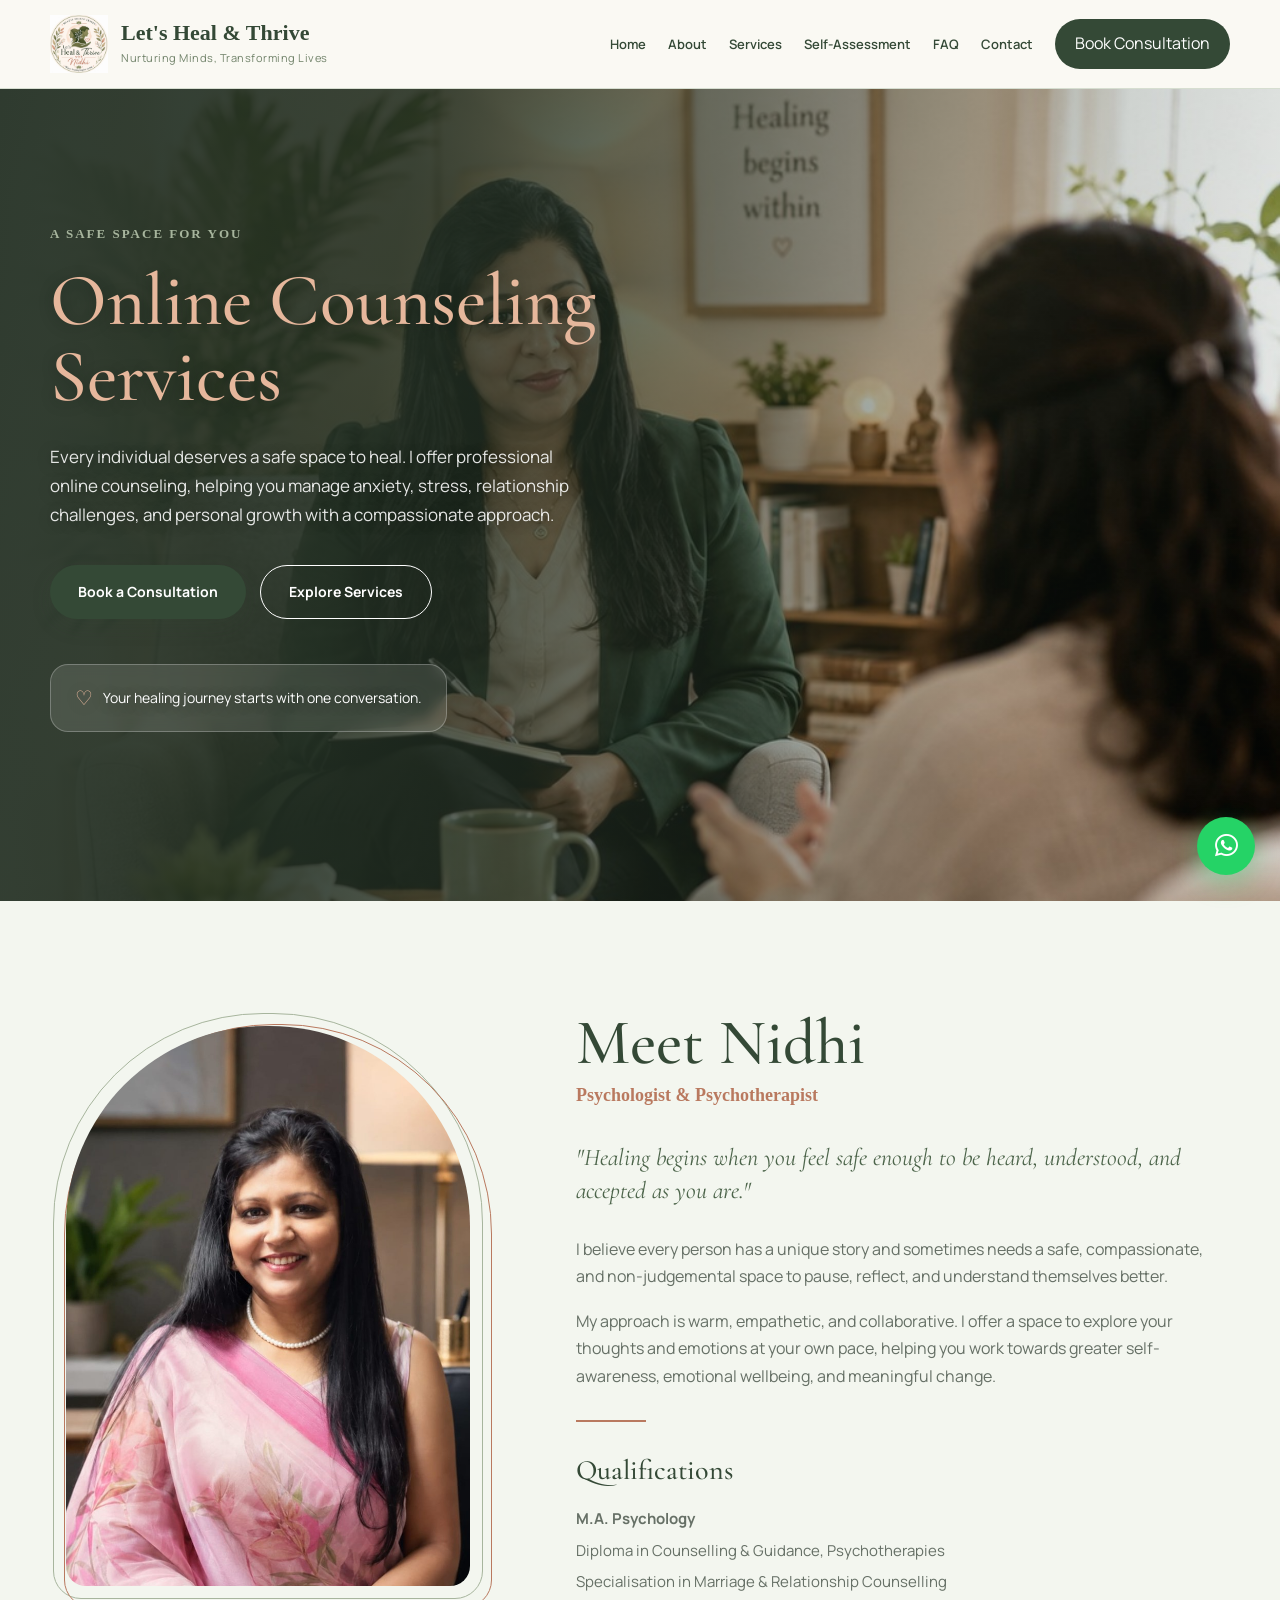
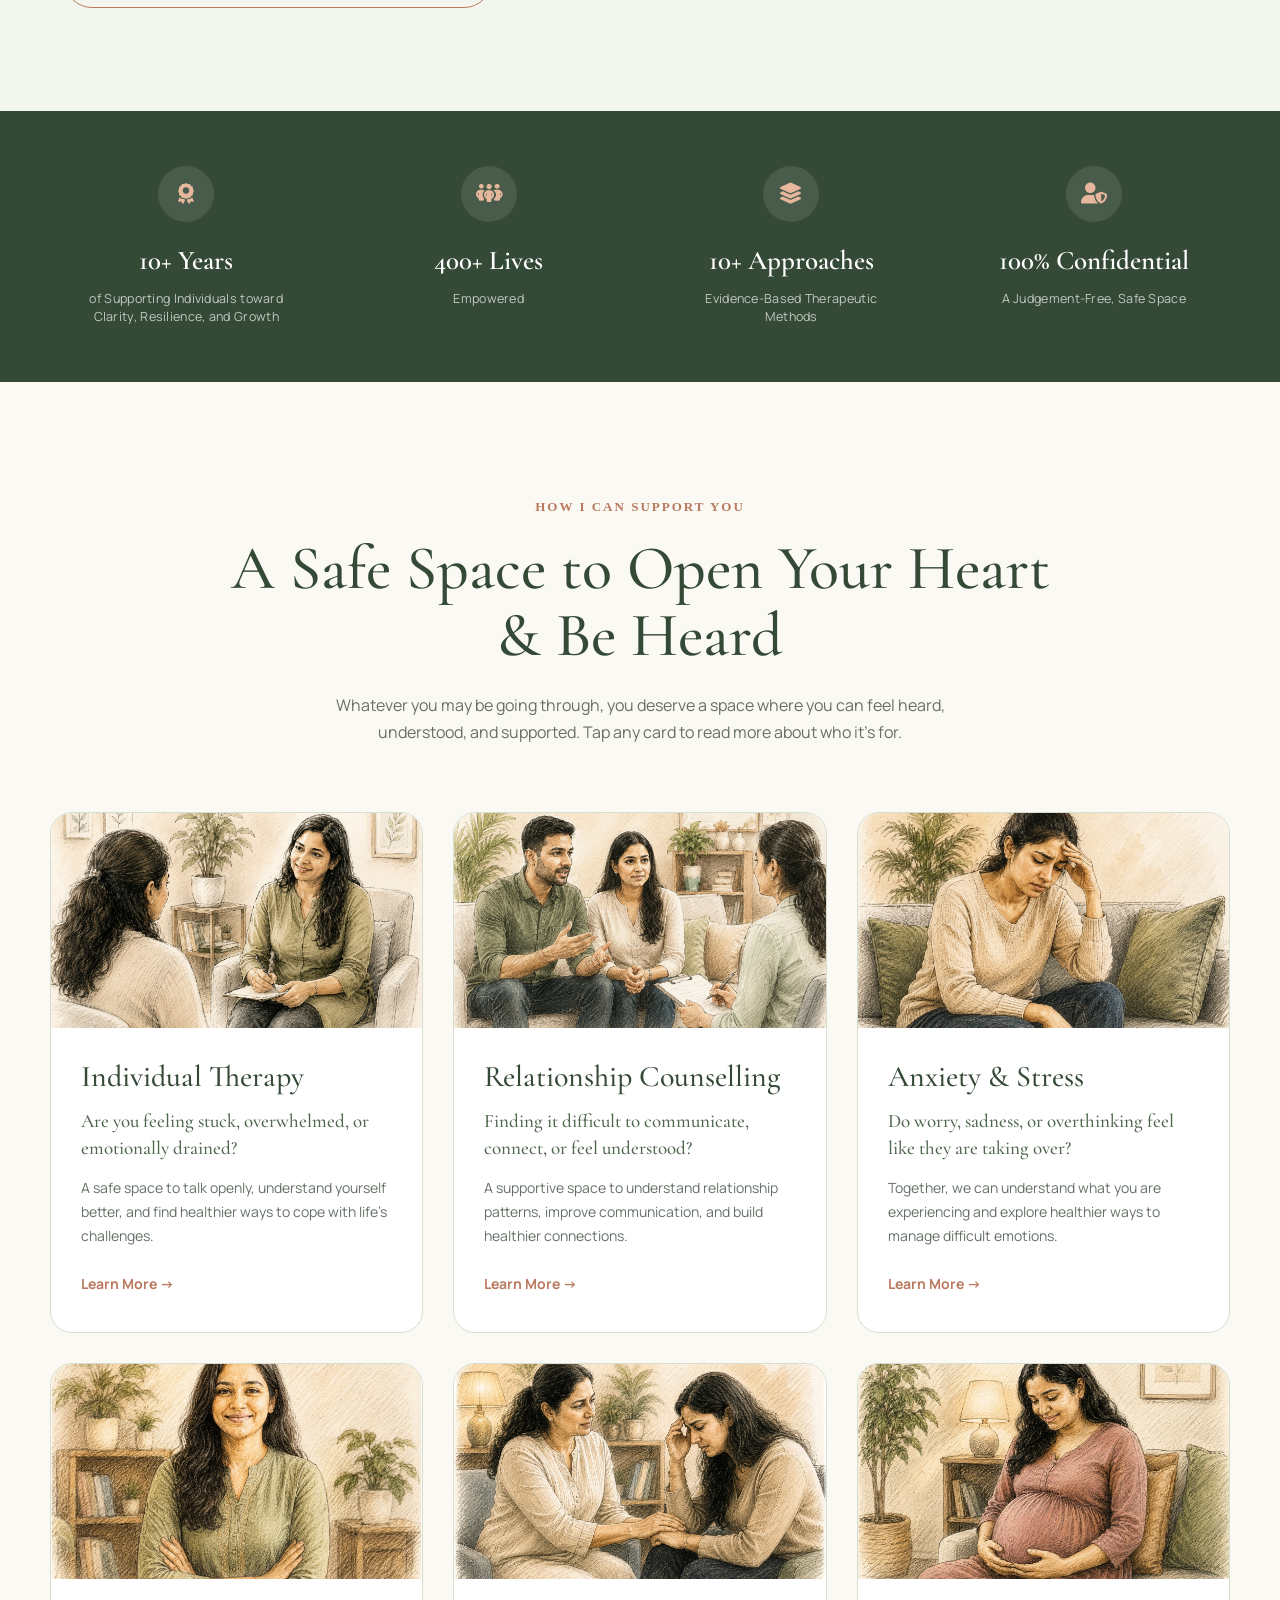
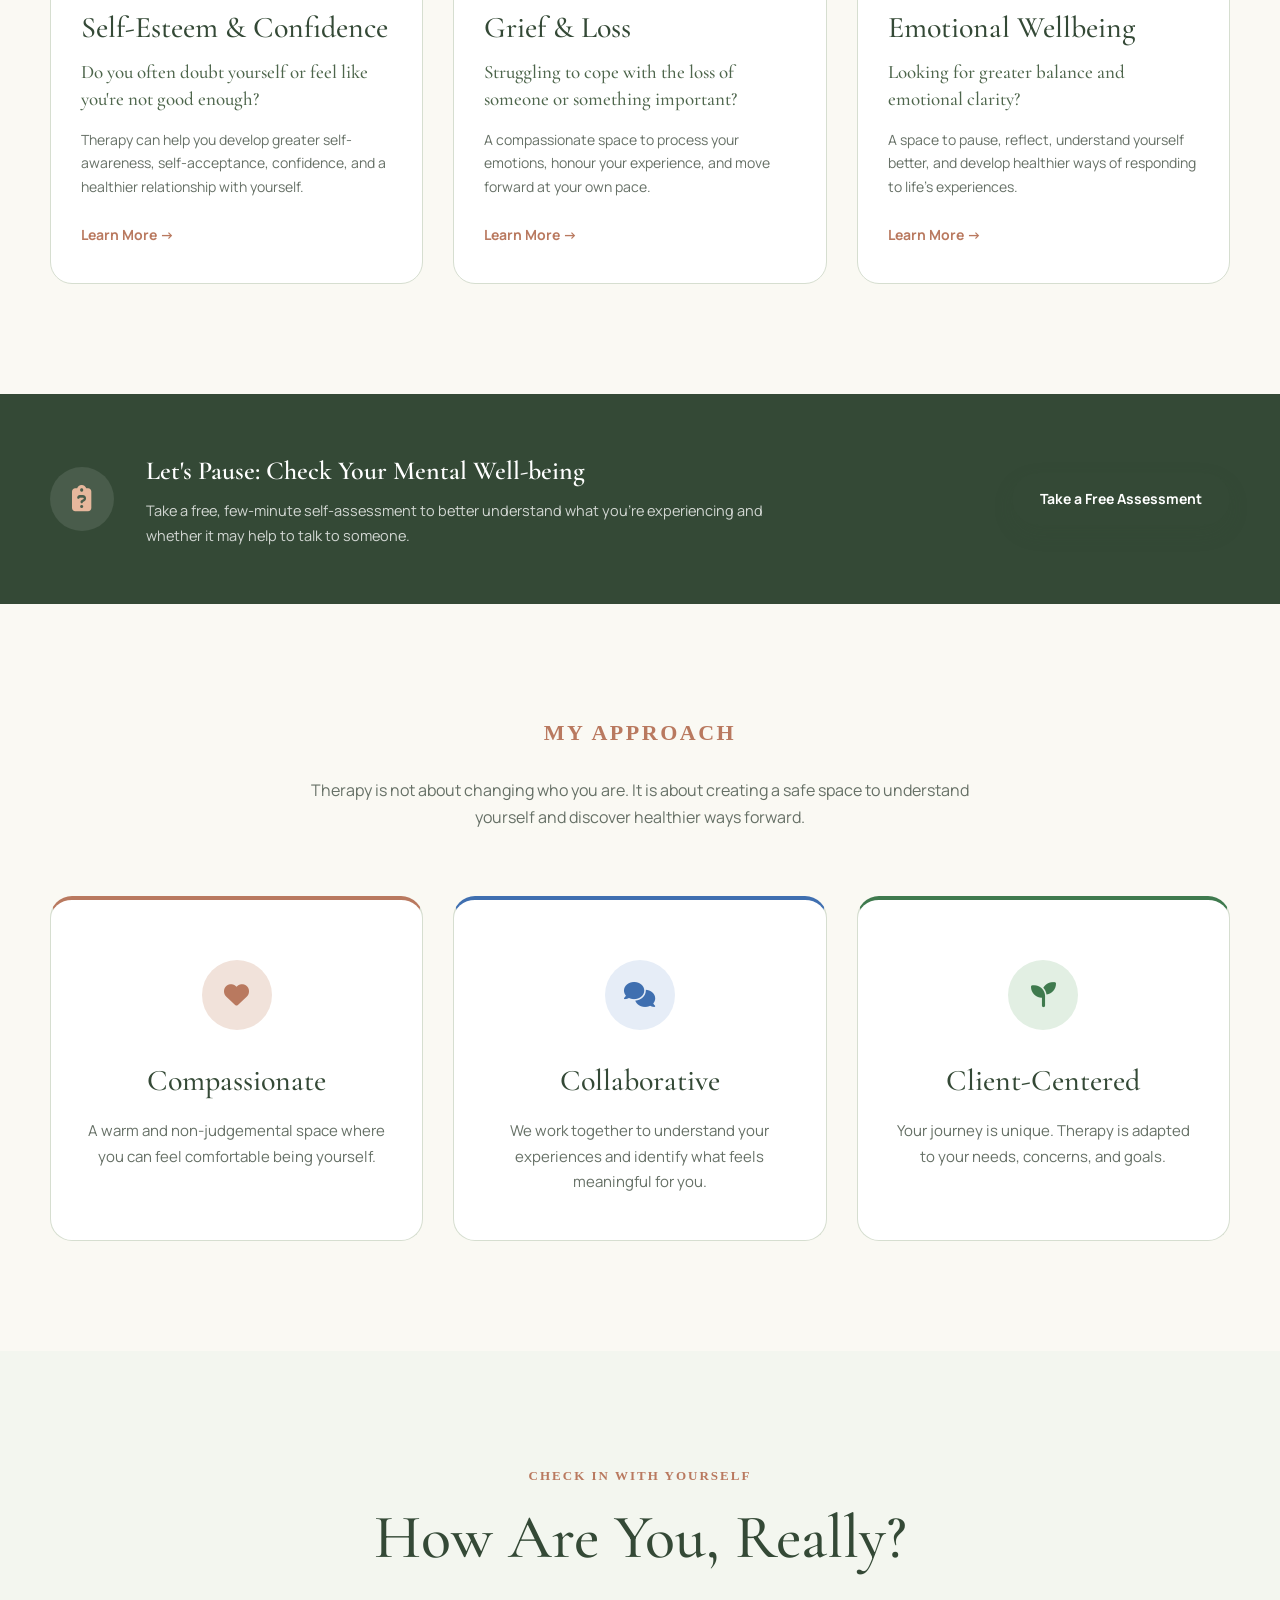
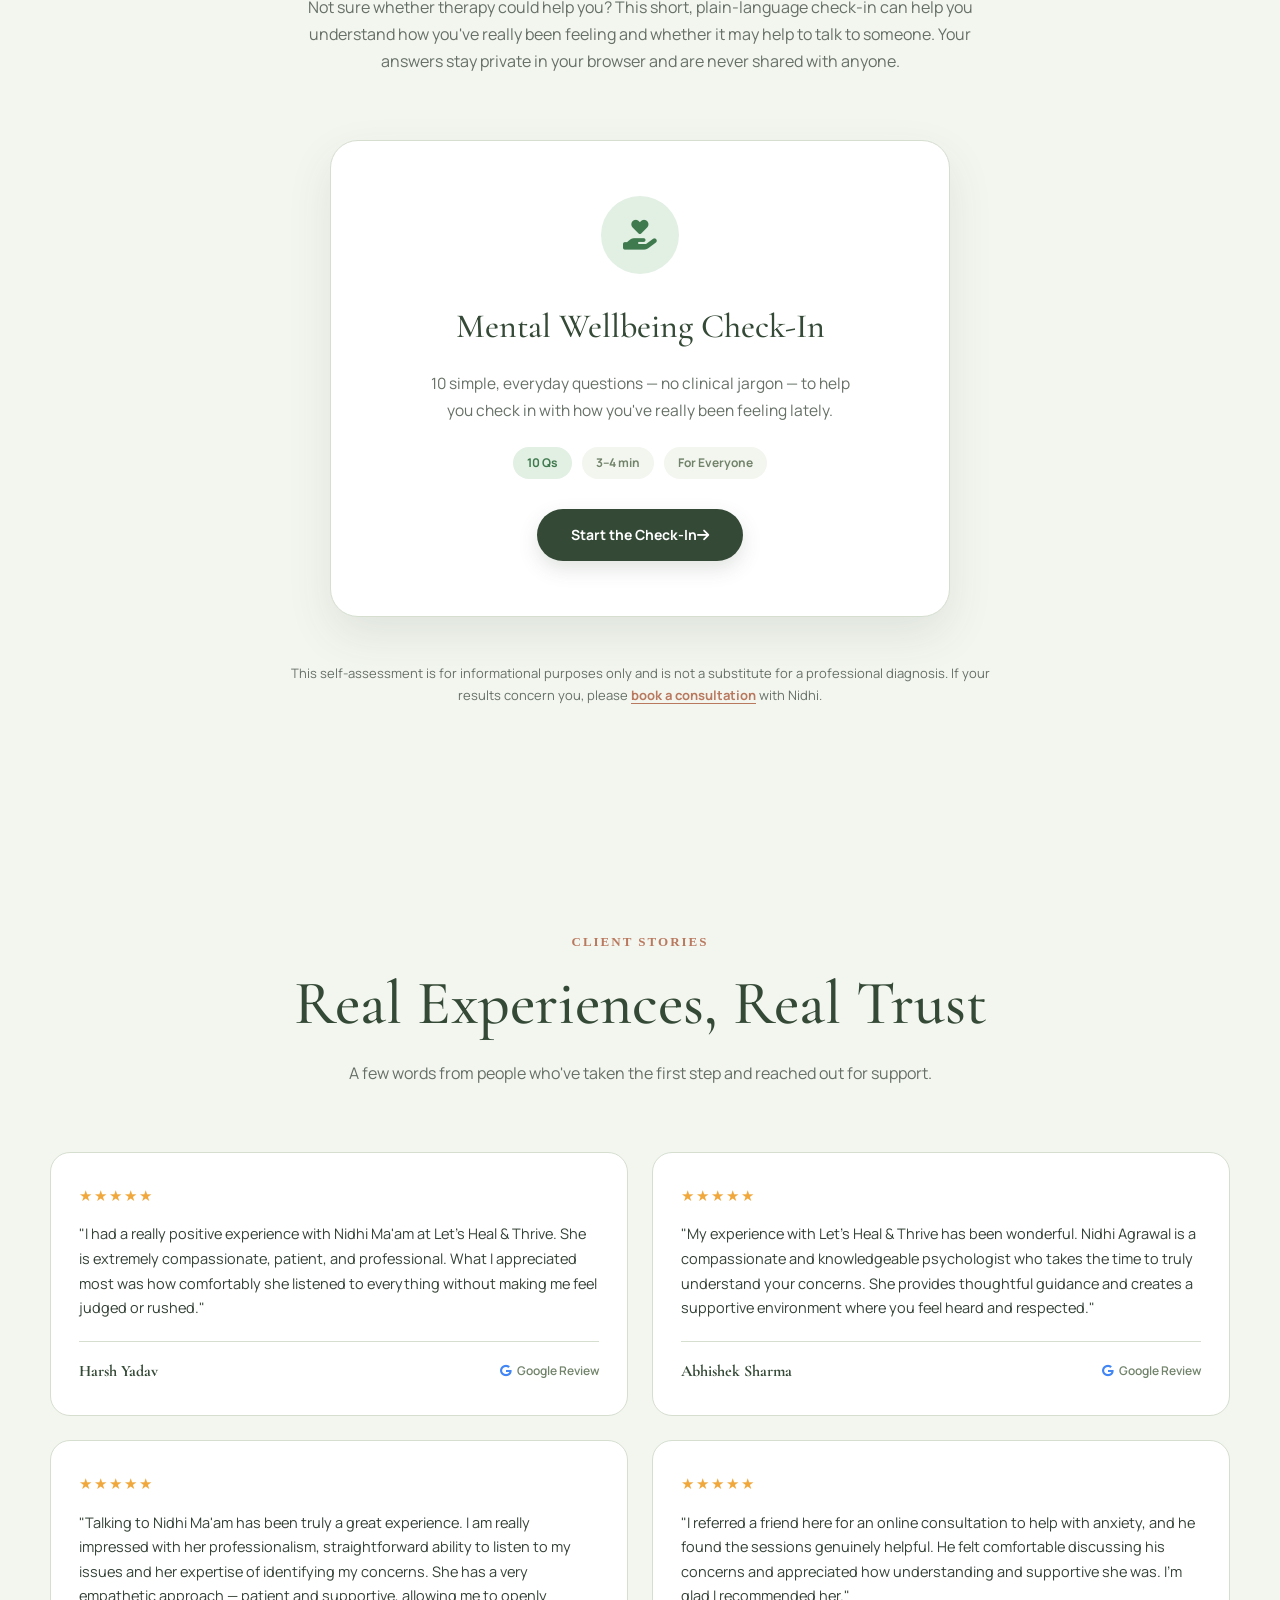
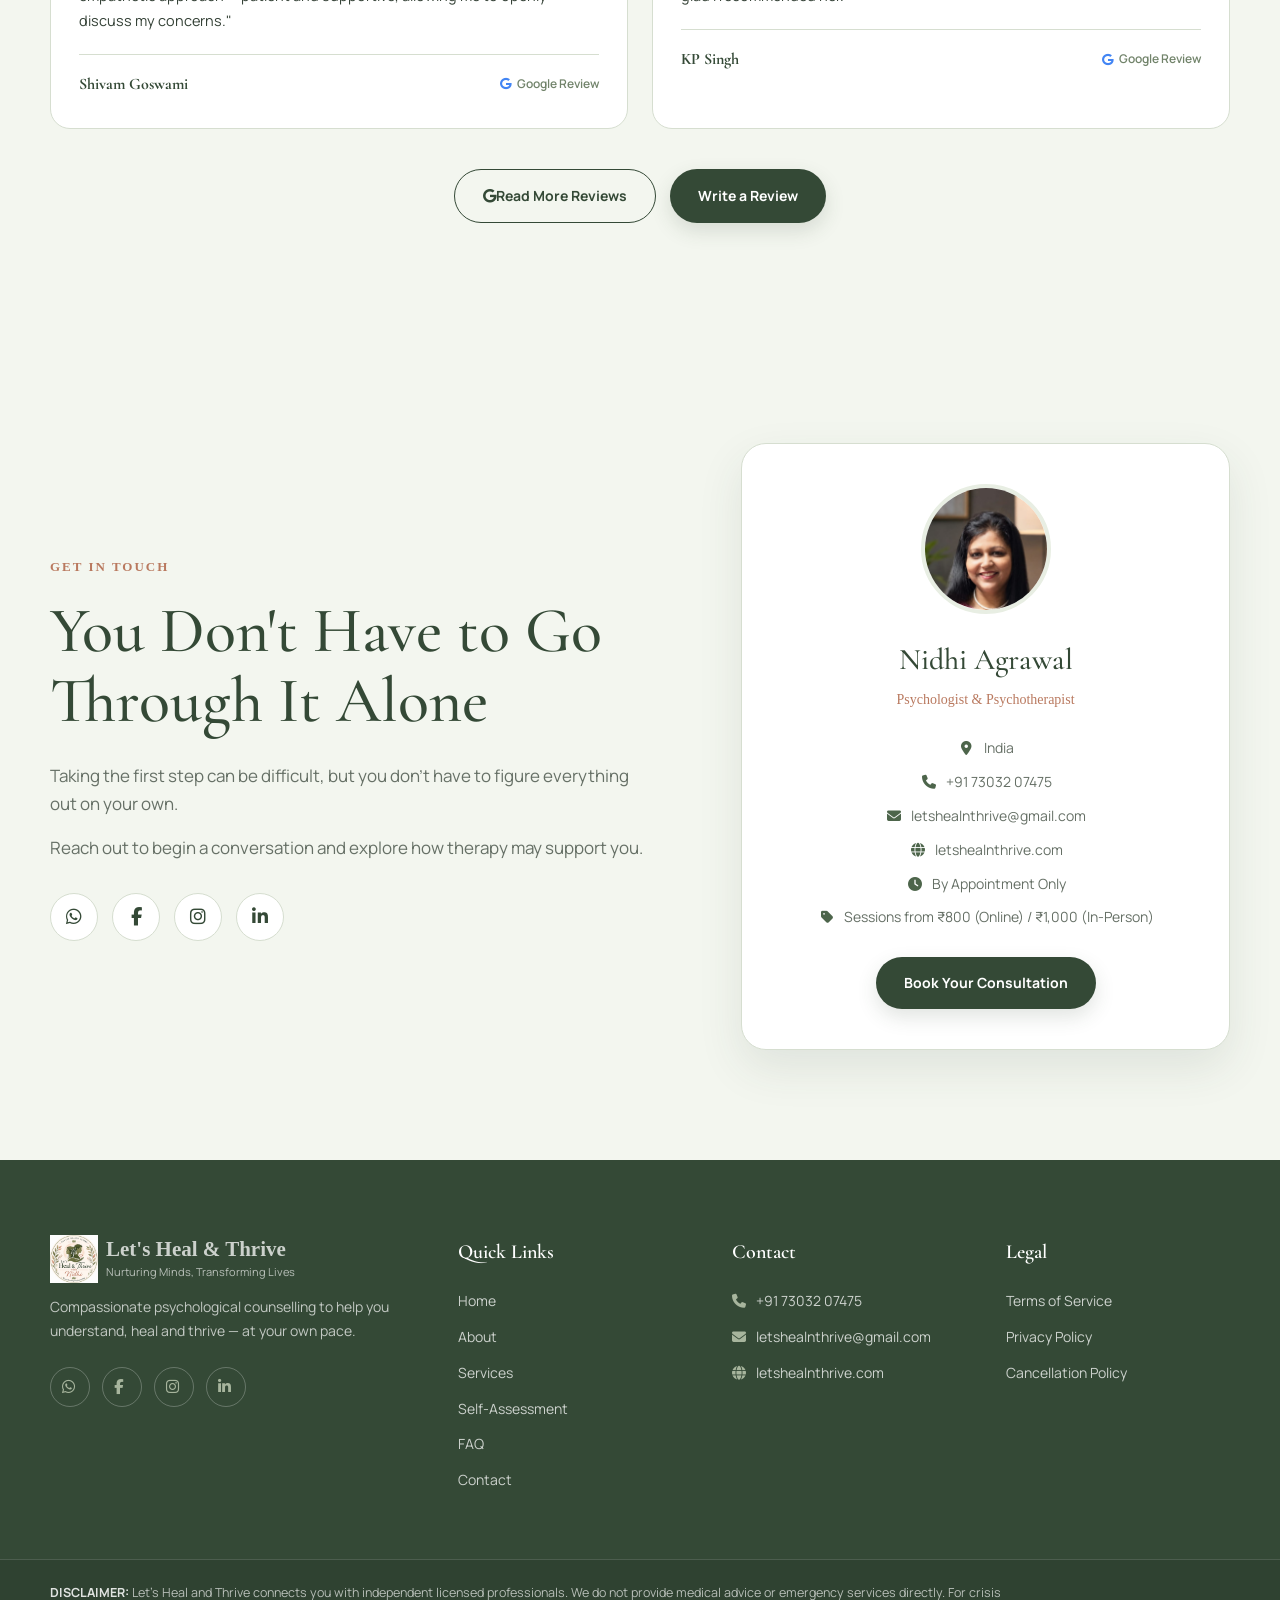
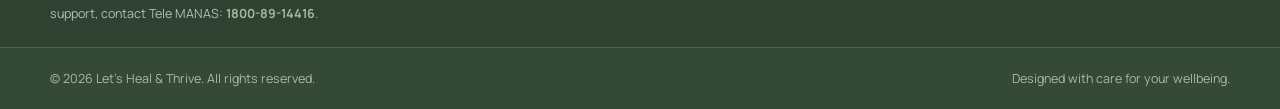
<file: index.html>
<!DOCTYPE html>
<html lang="en">
<head>
    <meta charset="UTF-8">

    <meta name="viewport" content="width=device-width, initial-scale=1.0">

    <title>Psychologist in Noida Sector 75 | Online Counseling India | Let’s Heal & Thrive</title>

    <meta name="description"
          content="Experienced psychologist in Noida Sector 75 offering online counseling for anxiety, stress, relationship issues & personal growth. Book your session today.">

    <!-- Google Fonts -->
    <link rel="preconnect" href="https://fonts.googleapis.com">
    <link rel="preconnect" href="https://fonts.gstatic.com" crossorigin>

    <link href="https://fonts.googleapis.com/css2?family=Cormorant+Garamond:wght@400;500;600;700&family=Manrope:wght@400;500;600;700;800&display=swap"
          rel="stylesheet">

    <!-- Font Awesome -->
    <link rel="stylesheet"
          href="https://cdnjs.cloudflare.com/ajax/libs/font-awesome/6.5.1/css/all.min.css">

    <!-- Main CSS -->
    <link rel="stylesheet" href="css/style.css">
<!-- ============================================= -->
<!-- PASTE EVERYTHING BELOW THIS LINE INTO index.html -->
<!-- Put it right before the closing </head> tag     -->
<!-- ============================================= -->

<!-- Favicon (browser tab icon) -->
<link rel="icon" type="image/png" sizes="32x32" href="assets/favicon-32.png">
<link rel="icon" type="image/png" sizes="192x192" href="assets/favicon-192.png">
<link rel="apple-touch-icon" href="assets/apple-touch-icon.png">

<!-- Canonical URL (tells Google this is the "official" address of the page) -->
<link rel="canonical" href="https://letshealnthrive.com/">

<!-- Open Graph tags: control how the page looks when shared on WhatsApp, Facebook, LinkedIn -->
<meta property="og:type" content="website">
<meta property="og:site_name" content="Let's Heal & Thrive">
<meta property="og:title" content="Let's Heal & Thrive | Nidhi Agrawal | Psychologist">
<meta property="og:description" content="Compassionate psychological counselling and psychotherapy for children, adolescents, adults and families. Book a consultation with Nidhi Agrawal.">
<meta property="og:image" content="https://letshealnthrive.com/assets/hero.jpg">
<meta property="og:url" content="https://letshealnthrive.com/">
<meta property="og:locale" content="en_IN">

<!-- Twitter Card tags -->
<meta name="twitter:card" content="summary_large_image">
<meta name="twitter:title" content="Let's Heal & Thrive | Nidhi Agrawal | Psychologist">
<meta name="twitter:description" content="Compassionate psychological counselling and psychotherapy for children, adolescents, adults and families.">
<meta name="twitter:image" content="https://letshealnthrive.com/assets/hero.jpg">

<!-- Structured data: helps Google understand this is a real psychologist/practice -->
<script type="application/ld+json">
{
  "@context": "https://schema.org",
  "@type": "Psychologist",
  "name": "Nidhi Agrawal",
  "alternateName": "Let's Heal & Thrive",
  "image": "https://letshealnthrive.com/assets/nidhi.jpg",
  "url": "https://letshealnthrive.com/",
  "telephone": "+91-73032-07475",
  "email": "letshealnthrive@gmail.com",
  "description": "Compassionate psychological counselling and psychotherapy for children, adolescents, adults and families.",
  "address": {
    "@type": "PostalAddress",
    "addressCountry": "IN"
  },
  "sameAs": [
    "https://www.facebook.com/share/1FxCHDqfSB/",
    "https://www.instagram.com/lets_heal_n_thrive_with_nidhi",
    "https://www.linkedin.com/in/nidhi-agrawal-a9a35159"
  ],
  "review": [
    {
      "@type": "Review",
      "author": { "@type": "Person", "name": "Harsh Yadav" },
      "reviewRating": { "@type": "Rating", "ratingValue": "5", "bestRating": "5" },
      "reviewBody": "I had a really positive experience with Nidhi Ma'am at Let's Heal & Thrive. She is extremely compassionate, patient, and professional. What I appreciated most was how comfortably she listened to everything without making me feel judged or rushed."
    },
    {
      "@type": "Review",
      "author": { "@type": "Person", "name": "Abhishek Sharma" },
      "reviewRating": { "@type": "Rating", "ratingValue": "5", "bestRating": "5" },
      "reviewBody": "My experience with Let's Heal & Thrive has been wonderful. Nidhi Agrawal is a compassionate and knowledgeable psychologist who takes the time to truly understand your concerns."
    },
    {
      "@type": "Review",
      "author": { "@type": "Person", "name": "Shivam Goswami" },
      "reviewRating": { "@type": "Rating", "ratingValue": "5", "bestRating": "5" },
      "reviewBody": "Talking to Nidhi Ma'am has been truly a great experience. I am really impressed with her professionalism, straightforward ability to listen to my issues and her expertise of identifying my concerns."
    },
    {
      "@type": "Review",
      "author": { "@type": "Person", "name": "KP Singh" },
      "reviewRating": { "@type": "Rating", "ratingValue": "5", "bestRating": "5" },
      "reviewBody": "I referred a friend here for an online consultation to help with anxiety, and he found the sessions genuinely helpful. He felt comfortable discussing his concerns."
    }
  ]
}
</script>

<!-- ============================================= -->
<!-- END OF SNIPPET -->
<!-- ============================================= -->
    
<meta name="google-site-verification" content="Td719AsVLP-CFRqqlOzUFwQ8kGVYNfxG8lqIR5OAsqI" />    
</head>


<body>





<!-- =====================================================
     HEADER
===================================================== -->

<header class="header">

    <div class="navbar">

        <a href="#home" class="logo">

            <img src="assets/logo.png"
                 alt="Let's Heal & Thrive">

            <div class="logo-text">

                <strong>Let's Heal & Thrive</strong>

                <span>Nurturing Minds, Transforming Lives</span>

            </div>

        </a>


        <nav class="nav-menu" id="navMenu">

            <a href="#home">Home</a>

            <a href="#about">About</a>

            <a href="#services">Services</a>

            <a href="#self-assessment">Self-Assessment</a>

            <a href="faq.html">FAQ</a>

            <a href="#contact">Contact</a>

            <button type="button" class="nav-button js-open-booking">
                Book Consultation
            </button>

        </nav>


        <button class="menu-toggle" id="menuToggle" aria-label="Open menu" aria-expanded="false">

            <i class="fas fa-bars"></i>

        </button>

    </div>

</header>



<!-- =====================================================
     HERO SECTION
===================================================== -->

<section class="hero" id="home">

<div class="hero-bg">

    <img src="assets/hero.jpg"
         alt="Psychologist offering online counseling in Noida in a calm and welcoming environment">

    <div class="hero-overlay"></div>

</div>


<div class="container hero-grid">


    <!-- CONTENT -->

    <div class="hero-content">

        <span class="section-label hero-label">
            A SAFE SPACE FOR YOU
        </span>


        <!-- ✅ UPDATED SEO H1 -->
        <h1>
            <span>Online Counseling Services</span>
        </h1>


        <p class="hero-text">

            Every individual deserves a safe space to heal.
            I offer professional online counseling, helping you manage
            anxiety, stress, relationship challenges, and personal
            growth with a compassionate approach.

        </p>


        <div class="hero-buttons">

            <button type="button" class="btn btn-primary js-open-booking">
                Book a Consultation
            </button>

            <a href="#services" class="btn btn-secondary btn-secondary-light">
                Explore Services
            </a>

        </div>


        <div class="hero-note">

            <span>♡</span>

                Your healing journey starts with one conversation.

            </div>

        </div>

    </div>

</section>



<!-- =====================================================
     MEET NIDHI
===================================================== -->

<section class="about-section section" id="about">

    <div class="container">

        <div class="about-grid">


            <!-- NIDHI PHOTO -->

            <div class="about-image-area">

                <div class="about-image-frame">

                    <img src="assets/nidhi.jpg"
                         alt="Nidhi Agrawal, Psychologist"
                         class="about-image">

                </div>

            </div>



            <!-- ABOUT CONTENT -->

            <div class="about-content">

                <h2>
                    Meet Nidhi
                </h2>


                <h3 class="about-role">
                    Psychologist & Psychotherapist
                </h3>


                <p class="about-quote">

                    "Healing begins when you feel safe enough
                    to be heard, understood, and accepted as you are."

                </p>


                <p>

                    I believe every person has a unique story and
                    sometimes needs a safe, compassionate, and
                    non-judgemental space to pause, reflect, and
                    understand themselves better.

                </p>


                <p>

                    My approach is warm, empathetic, and collaborative.
                    I offer a space to explore your thoughts and emotions
                    at your own pace, helping you work towards greater
                    self-awareness, emotional wellbeing, and meaningful change.

                </p>


                <div class="about-divider"></div>


                <h3 class="qualifications-title">
                    Qualifications
                </h3>


                <div class="qualification-list">

                    <p>
                        <strong>M.A. Psychology</strong>
                    </p>

                    <p>
                        Diploma in Counselling & Guidance,
                        Psychotherapies
                    </p>

                    <p>
                        Specialisation in Marriage &
                        Relationship Counselling
                    </p>

                </div>

            </div>

        </div>

    </div>

</section>



<!-- =====================================================
     CREDIBILITY STATS BANNER
===================================================== -->

<section class="stats-banner">

    <div class="container stats-grid">

        <div class="stat-item">
            <div class="stat-icon"><i class="fas fa-award"></i></div>
            <div class="stat-number">10+ Years</div>
            <div class="stat-label">of Supporting Individuals toward Clarity, Resilience, and Growth</div>
        </div>

        <div class="stat-item">
            <div class="stat-icon"><i class="fas fa-people-group"></i></div>
            <div class="stat-number">400+ Lives</div>
            <div class="stat-label">Empowered</div>
        </div>

        <div class="stat-item">
            <div class="stat-icon"><i class="fas fa-layer-group"></i></div>
            <div class="stat-number">10+ Approaches</div>
            <div class="stat-label">Evidence-Based Therapeutic Methods</div>
        </div>

        <div class="stat-item">
            <div class="stat-icon"><i class="fas fa-user-shield"></i></div>
            <div class="stat-number">100% Confidential</div>
            <div class="stat-label">A Judgement-Free, Safe Space</div>
        </div>

    </div>

</section>



<!-- =====================================================
     HOW I CAN SUPPORT YOU
===================================================== -->

<section class="support-section section" id="services">


    <div class="container">

        <div class="section-heading">

            <span class="section-label">
                HOW I CAN SUPPORT YOU
            </span>

            <h2>
                A Safe Space to Open
                Your Heart & Be Heard
            </h2>

            <p>

                Whatever you may be going through,
                you deserve a space where you can feel
                heard, understood, and supported. Tap any card
                to read more about who it's for.

            </p>

        </div>



        <div class="services-grid">


            <!-- SERVICE 1 -->

            <div class="service-card">

                <div class="service-image">

                    <img src="assets/individual-therapy.jpg"
                         alt="Individual Therapy">

                </div>

                <div class="service-card-content">

                    <h3>
                        Individual Therapy
                    </h3>

                    <h4>
                        Are you feeling stuck,
                        overwhelmed, or emotionally drained?
                    </h4>

                    <p>

                        A safe space to talk openly,
                        understand yourself better,
                        and find healthier ways to cope
                        with life's challenges.

                    </p>

                    <button type="button" class="service-link js-open-service" data-service="individual">
                        Learn More →
                    </button>

                </div>

            </div>



            <!-- SERVICE 2 -->

            <div class="service-card">

                <div class="service-image">

                    <img src="assets/relationship-counselling.jpg"
                         alt="Relationship Counselling">

                </div>

                <div class="service-card-content">

                    <h3>
                        Relationship Counselling
                    </h3>

                    <h4>
                        Finding it difficult to communicate,
                        connect, or feel understood?
                    </h4>

                    <p>

                        A supportive space to understand
                        relationship patterns, improve communication,
                        and build healthier connections.

                    </p>

                    <button type="button" class="service-link js-open-service" data-service="relationship">
                        Learn More →
                    </button>

                </div>

            </div>



            <!-- SERVICE 3 -->

            <div class="service-card">

                <div class="service-image">

                    <img src="assets/anxiety-stress.jpg"
                         alt="Anxiety and Stress Support">

                </div>

                <div class="service-card-content">

                    <h3>
                        Anxiety & Stress
                    </h3>

                    <h4>
                        Do worry, sadness, or overthinking
                        feel like they are taking over?
                    </h4>

                    <p>

                        Together, we can understand what you
                        are experiencing and explore healthier
                        ways to manage difficult emotions.

                    </p>

                    <button type="button" class="service-link js-open-service" data-service="anxiety">
                        Learn More →
                    </button>

                </div>

            </div>



            <!-- SERVICE 4 -->

            <div class="service-card">

                <div class="service-image">

                    <img src="assets/self-esteem.jpg"
                         alt="Self Esteem and Confidence">

                </div>

                <div class="service-card-content">

                    <h3>
                        Self-Esteem & Confidence
                    </h3>

                    <h4>
                        Do you often doubt yourself
                        or feel like you're not good enough?
                    </h4>

                    <p>

                        Therapy can help you develop
                        greater self-awareness, self-acceptance,
                        confidence, and a healthier relationship
                        with yourself.

                    </p>

                    <button type="button" class="service-link js-open-service" data-service="self-esteem">
                        Learn More →
                    </button>

                </div>

            </div>



            <!-- SERVICE 5 -->

            <div class="service-card">

                <div class="service-image">

                    <img src="assets/grief-loss.jpg"
                         alt="Grief and Loss Counselling">

                </div>

                <div class="service-card-content">

                    <h3>
                        Grief & Loss
                    </h3>

                    <h4>
                        Struggling to cope with the loss
                        of someone or something important?
                    </h4>

                    <p>

                        A compassionate space to process
                        your emotions, honour your experience,
                        and move forward at your own pace.

                    </p>

                    <button type="button" class="service-link js-open-service" data-service="grief">
                        Learn More →
                    </button>

                </div>

            </div>



            <!-- SERVICE 6 -->

            <div class="service-card">

                <div class="service-image">

                    <img src="assets/wellbeing.jpg"
                         alt="Emotional Wellbeing">

                </div>

                <div class="service-card-content">

                    <h3>
                        Emotional Wellbeing
                    </h3>

                    <h4>
                        Looking for greater balance
                        and emotional clarity?
                    </h4>

                    <p>

                        A space to pause, reflect, understand
                        yourself better, and develop healthier
                        ways of responding to life's experiences.

                    </p>

                    <button type="button" class="service-link js-open-service" data-service="wellbeing">
                        Learn More →
                    </button>

                </div>

            </div>


        </div>

    </div>

</section>



<!-- =====================================================
     ASSESSMENT PROMO BANNER
===================================================== -->

<section class="promo-banner">

    <div class="container promo-banner-inner">

        <div class="promo-icon">
            <i class="fas fa-clipboard-question"></i>
        </div>

        <div class="promo-text">

            <h3>Let's Pause: Check Your Mental Well-being</h3>

            <p>
                Take a free, few-minute self-assessment to better understand
                what you're experiencing and whether it may help to talk to someone.
            </p>

        </div>

        <a href="#self-assessment" class="btn btn-primary promo-btn">
            Take a Free Assessment
        </a>

    </div>

</section>



<!-- =====================================================
     MY APPROACH
===================================================== -->

<section class="approach-section section" id="approach">

    <div class="container">

        <div class="section-heading">

            <span class="section-label section-label-large">
                MY APPROACH
            </span>

            <p>

                Therapy is not about changing who you are.
                It is about creating a safe space to understand
                yourself and discover healthier ways forward.

            </p>

        </div>



        <div class="approach-grid">


            <div class="approach-card approach-card-terracotta">

                <i class="fas fa-heart approach-icon-terracotta"></i>

                <h3>
                    Compassionate
                </h3>

                <p>

                    A warm and non-judgemental space
                    where you can feel comfortable
                    being yourself.

                </p>

            </div>



            <div class="approach-card approach-card-blue">

                <i class="fas fa-comments approach-icon-blue"></i>

                <h3>
                    Collaborative
                </h3>

                <p>

                    We work together to understand
                    your experiences and identify
                    what feels meaningful for you.

                </p>

            </div>



            <div class="approach-card approach-card-green">

                <i class="fas fa-seedling approach-icon-green"></i>

                <h3>
                    Client-Centered
                </h3>

                <p>

                    Your journey is unique.
                    Therapy is adapted to your needs,
                    concerns, and goals.

                </p>

            </div>


        </div>

    </div>

</section>



<!-- =====================================================
     SELF ASSESSMENT
===================================================== -->

<section class="assessment-section section" id="self-assessment">

    <div class="container">

        <div class="section-heading">

            <span class="section-label">
                CHECK IN WITH YOURSELF
            </span>

            <h2>
                How Are You,
                Really?
            </h2>

            <p>

                Not sure whether therapy could help you? This short,
                plain-language check-in can help you understand how
                you've really been feeling and whether it may help to
                talk to someone. Your answers stay private in your
                browser and are never shared with anyone.

            </p>

        </div>



        <div class="checkin-card">

            <div class="checkin-icon">
                <i class="fas fa-hand-holding-heart"></i>
            </div>

            <h3>
                Mental Wellbeing Check-In
            </h3>

            <p>

                10 simple, everyday questions &mdash; no clinical
                jargon &mdash; to help you check in with how you've
                really been feeling lately.

            </p>

            <div class="checkin-meta">

                <span class="meta-pill meta-pill-green">10 Qs</span>
                <span class="meta-pill">3&ndash;4 min</span>
                <span class="meta-pill">For Everyone</span>

            </div>

            <button type="button" class="btn btn-primary checkin-btn js-open-quiz" data-quiz="wellbeing">
                Start the Check-In <i class="fas fa-arrow-right"></i>
            </button>

        </div>


        <p class="assessment-disclaimer">

            This self-assessment is for informational purposes only
            and is not a substitute for a professional diagnosis.
            If your results concern you, please
            <button type="button" class="js-open-booking link-style">book a consultation</button>
            with Nidhi.

        </p>

    </div>

</section>



<!-- =====================================================
     TESTIMONIALS / GOOGLE REVIEWS
===================================================== -->

<section class="testimonials-section section">

    <div class="container">

        <div class="section-heading">

            <span class="section-label">CLIENT STORIES</span>

            <h2>Real Experiences, Real Trust</h2>

            <p>
                A few words from people who've taken the first step
                and reached out for support.
            </p>

        </div>


        <div class="testimonials-grid">

            <div class="testimonial-card">
                <div class="testimonial-stars">★★★★★</div>
                <p class="testimonial-quote">
                    "I had a really positive experience with Nidhi Ma'am at
                    Let's Heal &amp; Thrive. She is extremely compassionate,
                    patient, and professional. What I appreciated most was
                    how comfortably she listened to everything without
                    making me feel judged or rushed."
                </p>
                <div class="testimonial-footer">
                    <span class="testimonial-name">Harsh Yadav</span>
                    <span class="testimonial-source"><i class="fab fa-google"></i> Google Review</span>
                </div>
            </div>

            <div class="testimonial-card">
                <div class="testimonial-stars">★★★★★</div>
                <p class="testimonial-quote">
                    "My experience with Let's Heal &amp; Thrive has been
                    wonderful. Nidhi Agrawal is a compassionate and
                    knowledgeable psychologist who takes the time to truly
                    understand your concerns. She provides thoughtful
                    guidance and creates a supportive environment where
                    you feel heard and respected."
                </p>
                <div class="testimonial-footer">
                    <span class="testimonial-name">Abhishek Sharma</span>
                    <span class="testimonial-source"><i class="fab fa-google"></i> Google Review</span>
                </div>
            </div>

            <div class="testimonial-card">
                <div class="testimonial-stars">★★★★★</div>
                <p class="testimonial-quote">
                    "Talking to Nidhi Ma'am has been truly a great
                    experience. I am really impressed with her
                    professionalism, straightforward ability to listen to
                    my issues and her expertise of identifying my concerns.
                    She has a very empathetic approach &mdash; patient and
                    supportive, allowing me to openly discuss my concerns."
                </p>
                <div class="testimonial-footer">
                    <span class="testimonial-name">Shivam Goswami</span>
                    <span class="testimonial-source"><i class="fab fa-google"></i> Google Review</span>
                </div>
            </div>

            <div class="testimonial-card">
                <div class="testimonial-stars">★★★★★</div>
                <p class="testimonial-quote">
                    "I referred a friend here for an online consultation to
                    help with anxiety, and he found the sessions genuinely
                    helpful. He felt comfortable discussing his concerns and
                    appreciated how understanding and supportive she was.
                    I'm glad I recommended her."
                </p>
                <div class="testimonial-footer">
                    <span class="testimonial-name">KP Singh</span>
                    <span class="testimonial-source"><i class="fab fa-google"></i> Google Review</span>
                </div>
            </div>

        </div>


        <div class="testimonials-cta">

            <a href="https://share.google/d7bHtG5w85ulF74E0" target="_blank" rel="noopener" class="btn btn-secondary">
                <i class="fab fa-google"></i> Read More Reviews
            </a>

            <a href="https://share.google/d7bHtG5w85ulF74E0" target="_blank" rel="noopener" class="btn btn-primary">
                Write a Review
            </a>

        </div>

    </div>

</section>



<!-- =====================================================
     CONNECT WITH US / CONTACT
===================================================== -->

<section class="contact-section section" id="contact">

    <div class="container">

        <div class="contact-grid">


            <div class="contact-content">

                <span class="section-label">
                    GET IN TOUCH
                </span>

                <h2>
                    You Don't Have to
                    Go Through It Alone
                </h2>

                <p>

                    Taking the first step can be difficult,
                    but you don't have to figure everything
                    out on your own.

                </p>

                <p>

                    Reach out to begin a conversation
                    and explore how therapy may support you.

                </p>


                <div class="connect-links">

                    <a href="https://wa.me/917303207475" class="connect-link" target="_blank" rel="noopener" aria-label="Chat on WhatsApp">
                        <i class="fab fa-whatsapp"></i>
                    </a>

                    <a href="https://www.facebook.com/share/1FxCHDqfSB/" class="connect-link" target="_blank" rel="noopener" aria-label="Visit our Facebook page">
                        <i class="fab fa-facebook-f"></i>
                    </a>

                    <a href="https://www.instagram.com/lets_heal_n_thrive_with_nidhi?igsh=MW4yamc2ZnRtMHZpbg==" class="connect-link" target="_blank" rel="noopener" aria-label="Visit our Instagram profile">
                        <i class="fab fa-instagram"></i>
                    </a>

                    <a href="https://www.linkedin.com/in/nidhi-agrawal-a9a35159?utm_source=share_via&amp;utm_content=profile&amp;utm_medium=member_android" class="connect-link" target="_blank" rel="noopener" aria-label="Visit our LinkedIn page">
                        <i class="fab fa-linkedin-in"></i>
                    </a>

                </div>

            </div>



            <div class="contact-card">

                <img src="assets/nidhi-avatar.jpg"
                     alt="Nidhi Agrawal">

                <h3>
                    Nidhi Agrawal
                </h3>

                <p class="contact-role">
                    Psychologist & Psychotherapist
                </p>

                <div class="contact-details">

                    <p>
                        <i class="fas fa-location-dot"></i>
                        India
                    </p>

                    <p>
                        <i class="fas fa-phone"></i>
                        <a href="tel:+917303207475">+91 73032 07475</a>
                    </p>

                    <p>
                        <i class="fas fa-envelope"></i>
                        <a href="mailto:letshealnthrive@gmail.com">letshealnthrive@gmail.com</a>
                    </p>

                    <p>
                        <i class="fas fa-globe"></i>
                        <a href="https://letshealnthrive.com" target="_blank" rel="noopener">letshealnthrive.com</a>
                    </p>

                    <p>
                        <i class="fas fa-clock"></i>
                        By Appointment Only
                    </p>

                    <p class="contact-fee">
                        <i class="fas fa-tag"></i>
                        Sessions from ₹800 (Online) / ₹1,000 (In-Person)
                    </p>

                </div>

                <button type="button" class="btn btn-primary js-open-booking">
                    Book Your Consultation
                </button>

            </div>


        </div>

    </div>

</section>



<!-- =====================================================
     FOOTER
===================================================== -->

<footer class="footer">

    <div class="container footer-top">

        <div class="footer-col footer-brand">

            <a href="#home" class="footer-logo">
                <img src="assets/logo.png" alt="Let's Heal & Thrive">
                <div>
                    <h3>Let's Heal & Thrive</h3>
                    <p>Nurturing Minds, Transforming Lives</p>
                </div>
            </a>

            <p class="footer-tagline">
                Compassionate psychological counselling to help you
                understand, heal and thrive &mdash; at your own pace.
            </p>

            <div class="footer-social">

                <a href="https://wa.me/917303207475" target="_blank" rel="noopener" aria-label="WhatsApp">
                    <i class="fab fa-whatsapp"></i>
                </a>

                <a href="https://www.facebook.com/share/1FxCHDqfSB/" target="_blank" rel="noopener" aria-label="Facebook">
                    <i class="fab fa-facebook-f"></i>
                </a>

                <a href="https://www.instagram.com/lets_heal_n_thrive_with_nidhi?igsh=MW4yamc2ZnRtMHZpbg==" target="_blank" rel="noopener" aria-label="Instagram">
                    <i class="fab fa-instagram"></i>
                </a>

                <a href="https://www.linkedin.com/in/nidhi-agrawal-a9a35159?utm_source=share_via&amp;utm_content=profile&amp;utm_medium=member_android" target="_blank" rel="noopener" aria-label="LinkedIn">
                    <i class="fab fa-linkedin-in"></i>
                </a>

            </div>

        </div>


        <div class="footer-col">

            <h4>Quick Links</h4>

            <a href="#home">Home</a>
            <a href="#about">About</a>
            <a href="#services">Services</a>
            <a href="#self-assessment">Self-Assessment</a>
            <a href="faq.html">FAQ</a>
            <a href="#contact">Contact</a>

        </div>


        <div class="footer-col">

            <h4>Contact</h4>

            <a href="tel:+917303207475"><i class="fas fa-phone"></i> +91 73032 07475</a>
            <a href="mailto:letshealnthrive@gmail.com"><i class="fas fa-envelope"></i> letshealnthrive@gmail.com</a>
            <a href="https://letshealnthrive.com" target="_blank" rel="noopener"><i class="fas fa-globe"></i> letshealnthrive.com</a>

        </div>


        <div class="footer-col">

            <h4>Legal</h4>

            <button type="button" class="js-open-legal" data-legal="terms">Terms of Service</button>
            <button type="button" class="js-open-legal" data-legal="privacy">Privacy Policy</button>
            <button type="button" class="js-open-legal" data-legal="cancellation">Cancellation Policy</button>

        </div>

    </div>


    <div class="footer-disclaimer">

        <div class="container">

            <p>

                <strong>DISCLAIMER:</strong> Let's Heal and Thrive connects you
                with independent licensed professionals. We do not provide
                medical advice or emergency services directly. For crisis
                support, contact Tele MANAS:
                <a href="tel:180089144161">1800-89-14416</a>.

            </p>

        </div>

    </div>


    <div class="footer-bottom">

        <div class="container footer-bottom-inner">

            <p class="copyright">
                © 2026 Let's Heal & Thrive. All rights reserved.
            </p>

            <p class="made-by">
                Designed with care for your wellbeing.
            </p>

        </div>

    </div>

</footer>



<!-- =====================================================
     FLOATING WHATSAPP BUTTON
===================================================== -->

<a href="https://wa.me/917303207475"
   class="floating-chat"
   target="_blank"
   rel="noopener"
   aria-label="Chat with us on WhatsApp">

    <i class="fab fa-whatsapp"></i>

</a>



<!-- =====================================================
     BOOKING MODAL
===================================================== -->

<div class="modal-overlay" id="bookingModal" aria-hidden="true">

    <div class="modal-box modal-box-form modal-box-booking" role="dialog" aria-modal="true" aria-labelledby="bookingModalTitle">

        <button type="button" class="modal-close js-close-modal" data-target="bookingModal" aria-label="Close">
            <i class="fas fa-xmark"></i>
        </button>


        <div id="bookingFormWrap">

            <div class="booking-header">

                <img src="assets/nidhi-avatar.jpg" alt="Nidhi Agrawal" class="booking-header-avatar">

                <div class="booking-header-info">
                    <h4 id="bookingModalTitle">Nidhi Agrawal</h4>
                    <p>Counselling Psychologist</p>
                </div>

                <div class="booking-header-price" id="bookingHeaderPrice" hidden></div>

            </div>

            <div class="booking-progress" id="bookingProgress">
                <span class="booking-progress-seg is-active" data-seg="1"></span>
                <span class="booking-progress-seg" data-seg="2"></span>
                <span class="booking-progress-seg" data-seg="3"></span>
                <span class="booking-progress-seg" data-seg="4"></span>
            </div>

            <p class="booking-step-label" id="bookingStepLabel">Step 1 of 4</p>


            <!-- ============ STEP 1: SERVICE + FORMAT ============ -->

            <div class="booking-step" data-step="1">

                <h3 class="modal-title booking-step-title">What kind of help do you need?</h3>
                <p class="modal-subtitle">Choose the service you'd like to book.</p>

                <div class="service-options" id="serviceOptions">

                    <button type="button" class="service-option" data-service="individual">
                        <span class="service-option-icon"><i class="fas fa-user"></i></span>
                        <span class="service-option-text">
                            <strong>Individual Counselling</strong>
                            <span>Online &amp; In-Person &middot; from ₹800</span>
                        </span>
                        <span class="service-option-check"><i class="fas fa-check"></i></span>
                    </button>

                    <button type="button" class="service-option" data-service="couple">
                        <span class="service-option-icon"><i class="fas fa-people-arrows"></i></span>
                        <span class="service-option-text">
                            <strong>Couple Counselling</strong>
                            <span>Online &amp; In-Person &middot; from ₹1,000</span>
                        </span>
                        <span class="service-option-check"><i class="fas fa-check"></i></span>
                    </button>

                    <button type="button" class="service-option" data-service="teen">
                        <span class="service-option-icon"><i class="fas fa-child-reaching"></i></span>
                        <span class="service-option-text">
                            <strong>Teen Counselling</strong>
                            <span>Online &amp; In-Person &middot; from ₹800</span>
                        </span>
                        <span class="service-option-check"><i class="fas fa-check"></i></span>
                    </button>

                </div>

                <div class="format-block" id="formatBlock" hidden>

                    <p class="format-block-label">SELECT FORMAT</p>

                    <div class="format-buttons">

                        <button type="button" class="format-option" data-format="online">
                            <i class="fas fa-video"></i>
                            <span>Online</span>
                            <span class="format-option-price" id="fmtOnlinePrice"></span>
                        </button>

                        <button type="button" class="format-option format-option-disabled" data-format="inperson" id="inpersonFormatBtn">
                            <i class="fas fa-location-dot"></i>
                            <span>In-Person</span>
                            <span class="format-option-price" id="fmtInpersonPrice"></span>
                        </button>

                    </div>

                    <div class="format-toast" id="formatToast" hidden>
                        💛 Offline Sessions Coming Soon! Currently, we're offering
                        online counselling sessions only. Offline sessions will be
                        available soon. Stay tuned!
                    </div>

                </div>

                <p class="form-error" id="formErrorStep1" hidden></p>

                <button type="button" class="btn btn-primary booking-continue-btn" id="step1ContinueBtn" disabled>
                    Continue <i class="fas fa-arrow-right"></i>
                </button>

            </div>


            <!-- ============ STEP 2: DATE & TIME ============ -->

            <div class="booking-step" data-step="2" hidden>

                <button type="button" class="booking-back-btn" data-back="1">
                    <i class="fas fa-arrow-left"></i> Back
                </button>

                <h3 class="modal-title booking-step-title">Pick a date &amp; time</h3>
                <p class="modal-subtitle">Showing available slots for Nidhi.</p>

                <div class="date-strip" id="dateStrip"></div>

                <p class="time-slots-label">
                    AVAILABLE TIMES &mdash; <span id="selectedDateLabel"></span>
                </p>

                <div class="time-slots-grid" id="timeSlotsGrid"></div>

                <p class="form-hint">
                    <i class="fas fa-clock"></i>
                    We're available every day, 9:00 AM &ndash; 10:00 PM.
                </p>

                <p class="form-error" id="formErrorStep2" hidden></p>

                <button type="button" class="btn btn-primary booking-continue-btn" id="step2ContinueBtn" disabled>
                    Continue <i class="fas fa-arrow-right"></i>
                </button>

            </div>


            <!-- ============ STEP 3: CONTACT DETAILS ============ -->

            <div class="booking-step" data-step="3" hidden>

                <button type="button" class="booking-back-btn" data-back="2">
                    <i class="fas fa-arrow-left"></i> Back
                </button>

                <h3 class="modal-title booking-step-title">A few details</h3>
                <p class="modal-subtitle">Tell us who this session is for.</p>

                <div class="who-for-toggle" id="whoForToggle">
                    <button type="button" class="who-for-option is-active" data-who="myself">Myself</button>
                    <button type="button" class="who-for-option" data-who="other">Someone else</button>
                </div>

                <div class="form-row" id="otherNameRow" hidden>
                    <label for="bkOtherName">Their Name <span>*</span></label>
                    <input type="text" id="bkOtherName" autocomplete="off">
                </div>

                <p class="contact-details-label">YOUR CONTACT DETAILS</p>

                <div class="form-row">
                    <label for="bkName">Full Name <span>*</span></label>
                    <input type="text" id="bkName" name="name" required autocomplete="name">
                </div>

                <div class="form-row">
                    <label for="bkPhone">WhatsApp Number <span>*</span> (10 digits)</label>
                    <input type="tel" id="bkPhone" name="phone" required autocomplete="tel" inputmode="numeric" maxlength="10">
                </div>

                <div class="form-row">
                    <label for="bkEmail">Email Address <span>*</span></label>
                    <input type="email" id="bkEmail" name="email" required autocomplete="email">
                </div>

                <div class="form-row">
                    <label for="bkAge">Age of the Person Attending <span>*</span></label>
                    <input type="number" id="bkAge" name="age" min="3" max="100" required>
                    <span class="field-hint" id="ageFieldHint"></span>
                </div>


                <!-- PARENTAL CONSENT — shown only when age < 18 -->

                <div class="consent-block" id="consentBlock" hidden>

                    <div class="consent-block-header">
                        <i class="fas fa-triangle-exclamation"></i>
                        <h4>Parental / Guardian Consent Required</h4>
                    </div>

                    <p>

                        Since the client is under 18, a parent or guardian must
                        provide signed consent. Please download the form below,
                        get it signed, and bring it to the first session.

                    </p>

                    <a href="assets/parental-consent-form.pdf" class="consent-download" download target="_blank" rel="noopener">
                        <i class="fas fa-file-arrow-down"></i>
                        Download Parental Consent Form (PDF)
                    </a>

                    <label class="consent-checkbox">
                        <input type="checkbox" id="consentCheck" name="consentAcknowledged">
                        I understand a parent/guardian must accompany the client with
                        the signed consent form at the first session.
                    </label>

                </div>


                <div class="form-row">
                    <label for="bkMessage">Notes for Therapist (optional)</label>
                    <textarea id="bkMessage" name="message" rows="3" maxlength="500"></textarea>
                    <span class="char-count" id="msgCharCount">0/500</span>
                </div>

                <p class="form-error" id="formErrorStep3" hidden></p>

                <button type="button" class="btn btn-primary booking-continue-btn" id="step3ContinueBtn">
                    Continue <i class="fas fa-arrow-right"></i>
                </button>

            </div>


            <!-- ============ STEP 4: SUMMARY ============ -->

            <div class="booking-step" data-step="4" hidden>

                <button type="button" class="booking-back-btn" data-back="3">
                    <i class="fas fa-arrow-left"></i> Back
                </button>

                <h3 class="modal-title booking-step-title">Booking summary</h3>
                <p class="modal-subtitle">Review your appointment before confirming.</p>

                <div class="summary-table" id="summaryTable"></div>

                <p class="booking-payment-note booking-payment-note-highlight">
                    <i class="fas fa-circle-info"></i>
                    <span>
                        Our team will call you to arrange online payment and
                        confirm the appointment once payment is received.
                        You'll receive this call from <strong>+91 73032 07475</strong>.
                    </span>
                </p>

                <p class="form-error" id="formErrorStep4" hidden></p>

                <button type="button" class="btn btn-primary form-submit" id="confirmBookingBtn">
                    <i class="fas fa-lock"></i> Confirm Appointment
                </button>

                <p class="form-privacy-note">
                    Your details are stored securely and used only to schedule
                    and manage your consultation. See our
                    <button type="button" class="js-open-legal link-style" data-legal="privacy">Privacy Policy</button>.
                </p>

            </div>

        </div>


        <div id="bookingSuccessWrap" class="booking-success" hidden>

            <div class="booking-success-icon">
                <i class="fas fa-circle-check"></i>
            </div>

            <h3>Request Received</h3>

            <p>

                Thank you, <span id="successName">there</span>. Your session
                request for <span id="successSlot">your preferred slot</span>
                is now awaiting confirmation.

            </p>

            <p class="booking-success-payment booking-payment-note-highlight">
                <i class="fas fa-phone-volume"></i>
                <span>
                    You'll receive a call from <strong>+91 73032 07475</strong> on
                    <span id="successPhone"></span> to arrange payment &mdash;
                    your slot is confirmed once payment is received.
                </span>
            </p>

            <p class="booking-success-consent" id="successConsentNote" hidden>

                Please remember to bring the signed
                <a href="assets/parental-consent-form.pdf" download target="_blank" rel="noopener">Parental Consent Form</a>
                to the first session.

            </p>

            <div class="booking-success-actions">

                <button type="button" class="btn btn-primary js-close-modal" data-target="bookingModal">
                    Done
                </button>

            </div>

        </div>

    </div>

</div>



<!-- =====================================================
     GENERIC MODAL — services / legal pages
===================================================== -->

<div class="modal-overlay" id="infoModal" aria-hidden="true">

    <div class="modal-box" role="dialog" aria-modal="true" aria-labelledby="infoModalTitle">

        <button type="button" class="modal-close js-close-modal" data-target="infoModal" aria-label="Close">
            <i class="fas fa-xmark"></i>
        </button>

        <div id="infoModalBody">
            <!-- populated by script.js -->
        </div>

    </div>

</div>



<!-- =====================================================
     QUIZ MODAL — self-assessments
===================================================== -->

<div class="modal-overlay" id="quizModal" aria-hidden="true">

    <div class="modal-box modal-box-quiz" role="dialog" aria-modal="true" aria-labelledby="quizModalTitle">

        <button type="button" class="modal-close js-close-modal" data-target="quizModal" aria-label="Close">
            <i class="fas fa-xmark"></i>
        </button>

        <div id="quizModalBody">
            <!-- populated by script.js -->
        </div>

    </div>

</div>



<!-- JavaScript -->

<script src="js/config.js"></script>
<script src="js/data.js"></script>
<script src="js/script.js"></script>

</body>

</html>
</file>
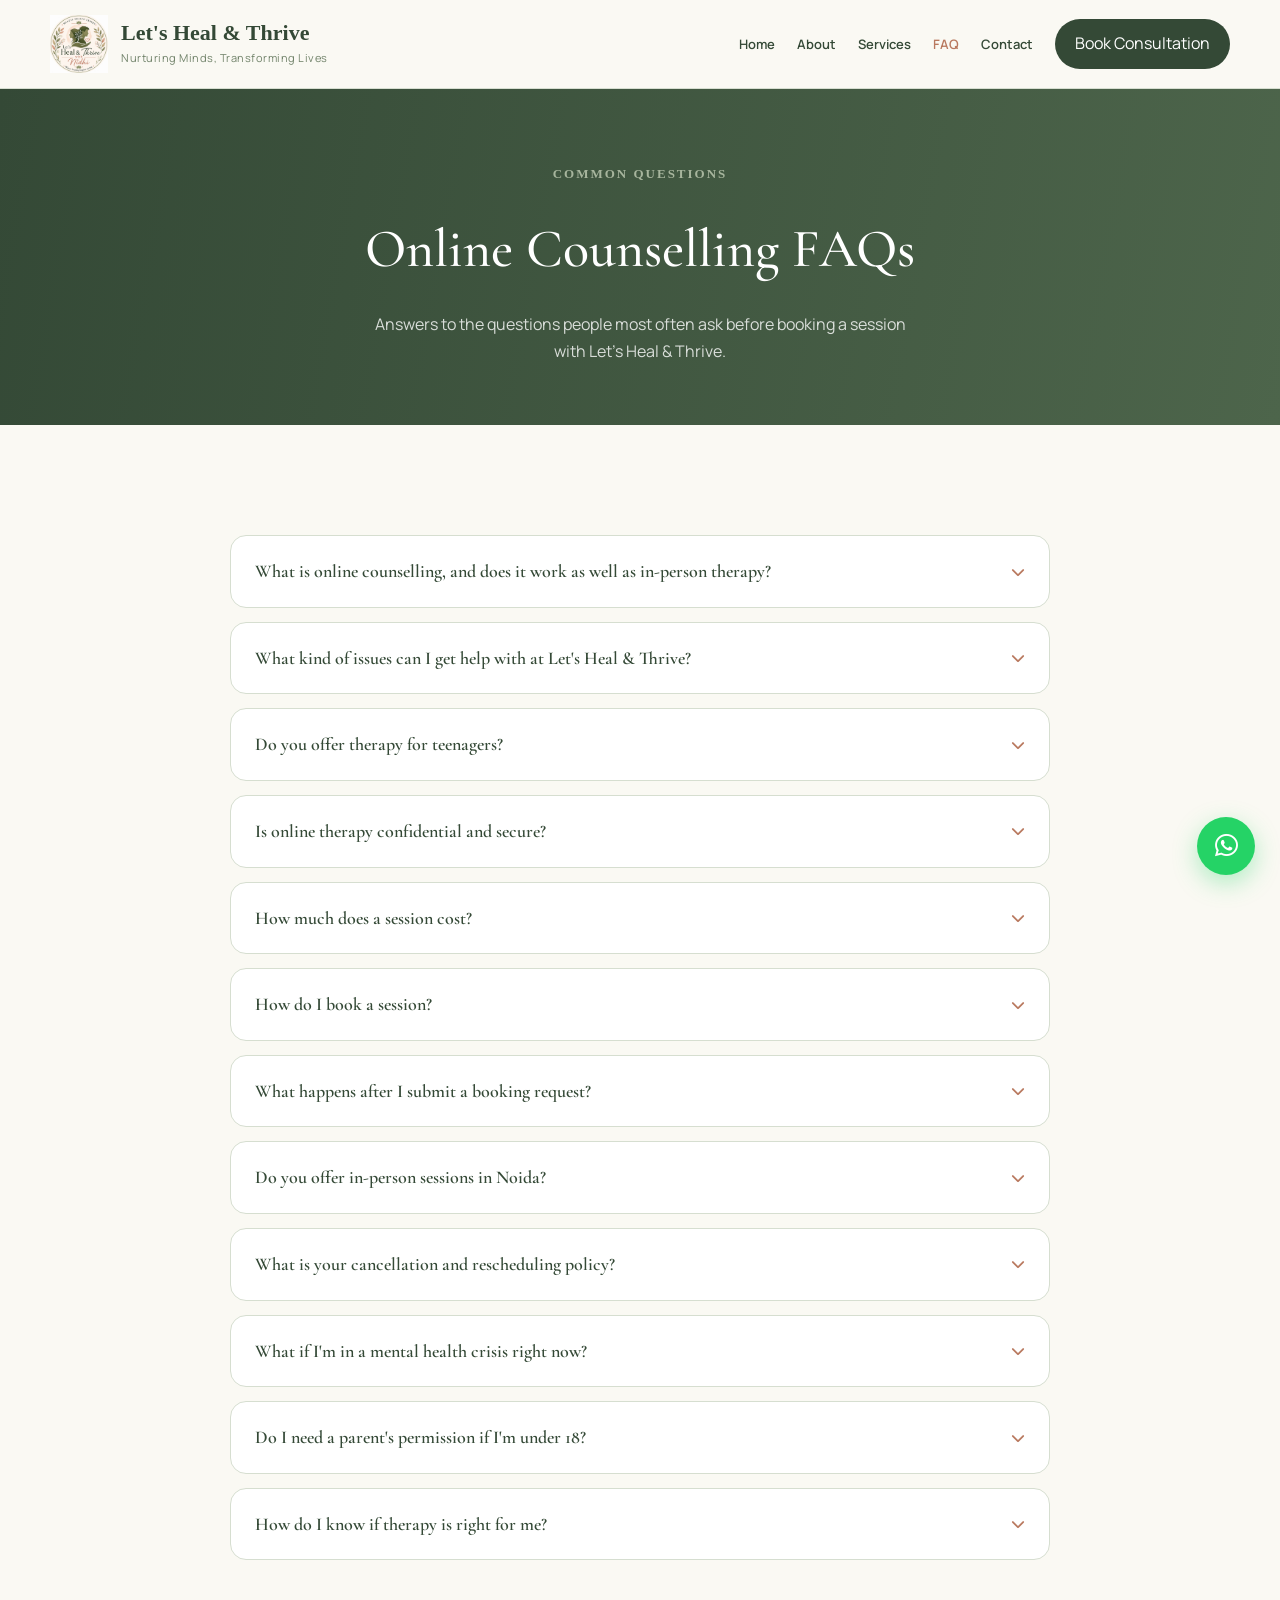
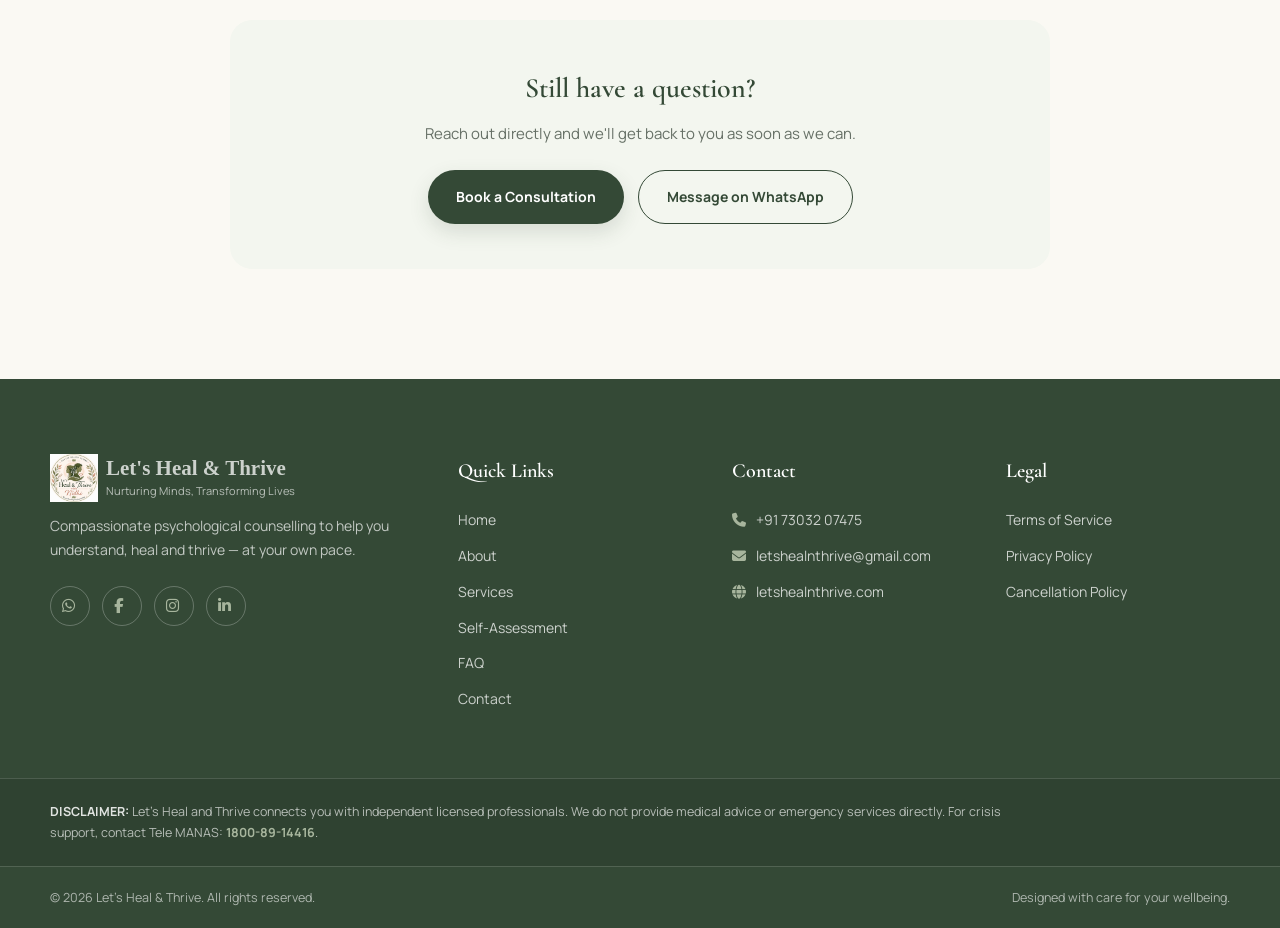
<file: faq.html>
<!DOCTYPE html>
<html lang="en">
<head>
    <meta charset="UTF-8">

    <meta name="viewport" content="width=device-width, initial-scale=1.0">

    <title>Online Counselling FAQs | Individual, Couple & Teen Therapy | Let's Heal & Thrive</title>

    <meta name="description"
          content="Answers to common questions about online counselling with Nidhi Agrawal — pricing, booking, confidentiality, teen therapy, and what to expect from your first session.">

    <!-- Google Fonts -->
    <link rel="preconnect" href="https://fonts.googleapis.com">
    <link rel="preconnect" href="https://fonts.gstatic.com" crossorigin>

    <link href="https://fonts.googleapis.com/css2?family=Cormorant+Garamond:wght@400;500;600;700&family=Manrope:wght@400;500;600;700;800&display=swap"
          rel="stylesheet">

    <!-- Font Awesome -->
    <link rel="stylesheet"
          href="https://cdnjs.cloudflare.com/ajax/libs/font-awesome/6.5.1/css/all.min.css">

    <!-- Main CSS -->
    <link rel="stylesheet" href="css/style.css">

    <!-- Favicon -->
    <link rel="icon" type="image/png" sizes="32x32" href="assets/favicon-32.png">
    <link rel="icon" type="image/png" sizes="192x192" href="assets/favicon-192.png">
    <link rel="apple-touch-icon" href="assets/apple-touch-icon.png">

    <!-- Canonical -->
    <link rel="canonical" href="https://letshealnthrive.com/faq.html">

    <!-- Open Graph -->
    <meta property="og:type" content="website">
    <meta property="og:site_name" content="Let's Heal & Thrive">
    <meta property="og:title" content="Online Counselling FAQs | Let's Heal & Thrive">
    <meta property="og:description" content="Answers to common questions about online counselling, pricing, booking, confidentiality, and teen therapy with Nidhi Agrawal.">
    <meta property="og:image" content="https://letshealnthrive.com/assets/hero.jpg">
    <meta property="og:url" content="https://letshealnthrive.com/faq.html">
    <meta property="og:locale" content="en_IN">

    <!-- Twitter Card -->
    <meta name="twitter:card" content="summary_large_image">
    <meta name="twitter:title" content="Online Counselling FAQs | Let's Heal & Thrive">
    <meta name="twitter:description" content="Answers to common questions about online counselling, pricing, booking, and teen therapy with Nidhi Agrawal.">
    <meta name="twitter:image" content="https://letshealnthrive.com/assets/hero.jpg">

    <!-- Structured data: FAQPage — helps Google show these as rich results -->
    <script type="application/ld+json">
    {
      "@context": "https://schema.org",
      "@type": "FAQPage",
      "mainEntity": [
        {
          "@type": "Question",
          "name": "What is online counselling, and does it work as well as in-person therapy?",
          "acceptedAnswer": {
            "@type": "Answer",
            "text": "Online counselling is a live, one-on-one session held over video or audio call instead of in a physical office. Research and clinical experience both show it can be just as effective as in-person therapy for most concerns, including anxiety, stress, relationship issues, and low mood — with the added convenience of attending from wherever you feel comfortable."
          }
        },
        {
          "@type": "Question",
          "name": "What kind of issues can I get help with at Let's Heal & Thrive?",
          "acceptedAnswer": {
            "@type": "Answer",
            "text": "Nidhi works with individuals, couples, and teenagers on concerns including anxiety and stress, low mood, relationship and communication difficulties, self-esteem, grief and loss, and general emotional wellbeing. If you're unsure whether your concern fits, you're welcome to book a session and discuss it directly."
          }
        },
        {
          "@type": "Question",
          "name": "Do you offer therapy for teenagers?",
          "acceptedAnswer": {
            "@type": "Answer",
            "text": "Yes. Teen Counselling is offered both online and in-person for clients aged 18 and under. Since it's for minors, a parent or legal guardian must provide signed consent before the first session — this is arranged automatically as part of the booking process."
          }
        },
        {
          "@type": "Question",
          "name": "Is online therapy confidential and secure?",
          "acceptedAnswer": {
            "@type": "Answer",
            "text": "Yes. Sessions are conducted in a private, confidential setting, and information shared in therapy is kept strictly confidential in line with professional ethical guidelines — only disclosed where there is a risk of harm to you or someone else, or where required by law."
          }
        },
        {
          "@type": "Question",
          "name": "How much does a session cost?",
          "acceptedAnswer": {
            "@type": "Answer",
            "text": "Individual Counselling is ₹800 online / ₹1,000 in-person. Couple Counselling is ₹1,000 online / ₹1,200 in-person. Teen Counselling is ₹800 online / ₹1,000 in-person. In-person sessions are not yet active — online sessions are currently available for all services."
          }
        },
        {
          "@type": "Question",
          "name": "How do I book a session?",
          "acceptedAnswer": {
            "@type": "Answer",
            "text": "Click 'Book Consultation' anywhere on the site, choose your service and format, pick a date and time from the available slots (9:00 AM to 10:00 PM, every day), and fill in your contact details. You'll get a summary to review before confirming your request."
          }
        },
        {
          "@type": "Question",
          "name": "What happens after I submit a booking request?",
          "acceptedAnswer": {
            "@type": "Answer",
            "text": "Our team will call you to arrange online payment for the session. Your slot is confirmed once payment is received. You'll also get a confirmation email with your requested date and time."
          }
        },
        {
          "@type": "Question",
          "name": "Do you offer in-person sessions in Noida?",
          "acceptedAnswer": {
            "@type": "Answer",
            "text": "In-person sessions are planned but not yet active. Right now, all sessions are conducted online. The site will be updated as soon as in-person availability opens up — stay tuned."
          }
        },
        {
          "@type": "Question",
          "name": "What is your cancellation and rescheduling policy?",
          "acceptedAnswer": {
            "@type": "Answer",
            "text": "You can reschedule or cancel an appointment by giving at least 4-5 hours' notice before your scheduled session time. Cancellations or missed appointments with less notice may be subject to a fee, at the therapist's discretion."
          }
        },
        {
          "@type": "Question",
          "name": "What if I'm in a mental health crisis right now?",
          "acceptedAnswer": {
            "@type": "Answer",
            "text": "This website is not intended for emergencies. If you or someone you know is in crisis, please contact Tele MANAS at 1800-89-14416, available 24/7, or reach out to your nearest emergency service immediately."
          }
        },
        {
          "@type": "Question",
          "name": "Do I need a parent's permission if I'm under 18?",
          "acceptedAnswer": {
            "@type": "Answer",
            "text": "Yes. For any client under 18, a parent or legal guardian must provide signed consent before therapy begins. A downloadable consent form is provided automatically during booking when the client's age is under 18."
          }
        },
        {
          "@type": "Question",
          "name": "How do I know if therapy is right for me?",
          "acceptedAnswer": {
            "@type": "Answer",
            "text": "If you're unsure, the free Mental Wellbeing Check-In on this site is a good place to start — a short, plain-language self-assessment that can help you understand what you're experiencing. It's not a diagnosis, but it can help you decide whether it may help to talk to someone."
          }
        }
      ]
    }
    </script>

</head>


<body>


<!-- =====================================================
     HEADER
===================================================== -->

<header class="header">

    <div class="navbar">

        <a href="index.html" class="logo">

            <img src="assets/logo.png"
                 alt="Let's Heal & Thrive">

            <div class="logo-text">

                <strong>Let's Heal & Thrive</strong>

                <span>Nurturing Minds, Transforming Lives</span>

            </div>

        </a>


        <nav class="nav-menu" id="navMenu">

            <a href="index.html">Home</a>

            <a href="index.html#about">About</a>

            <a href="index.html#services">Services</a>

            <a href="faq.html" class="is-current-page">FAQ</a>

            <a href="index.html#contact">Contact</a>

            <button type="button" class="nav-button js-open-booking">
                Book Consultation
            </button>

        </nav>


        <button class="menu-toggle" id="menuToggle" aria-label="Open menu" aria-expanded="false">

            <i class="fas fa-bars"></i>

        </button>

    </div>

</header>



<!-- =====================================================
     FAQ HERO
===================================================== -->

<section class="faq-hero">

    <div class="container">

        <span class="section-label faq-hero-label">COMMON QUESTIONS</span>

        <h1>Online Counselling FAQs</h1>

        <p>
            Answers to the questions people most often ask before booking
            a session with Let's Heal &amp; Thrive.
        </p>

    </div>

</section>



<!-- =====================================================
     FAQ LIST
===================================================== -->

<section class="section faq-section">

    <div class="container faq-container">

        <div class="faq-list" id="faqList">

            <div class="faq-item">
                <button type="button" class="faq-question">
                    <span>What is online counselling, and does it work as well as in-person therapy?</span>
                    <i class="fas fa-chevron-down"></i>
                </button>
                <div class="faq-answer">
                    <p>Online counselling is a live, one-on-one session held over video or audio call instead of in a physical office. Research and clinical experience both show it can be just as effective as in-person therapy for most concerns, including anxiety, stress, relationship issues, and low mood — with the added convenience of attending from wherever you feel comfortable.</p>
                </div>
            </div>

            <div class="faq-item">
                <button type="button" class="faq-question">
                    <span>What kind of issues can I get help with at Let's Heal &amp; Thrive?</span>
                    <i class="fas fa-chevron-down"></i>
                </button>
                <div class="faq-answer">
                    <p>Nidhi works with individuals, couples, and teenagers on concerns including anxiety and stress, low mood, relationship and communication difficulties, self-esteem, grief and loss, and general emotional wellbeing. If you're unsure whether your concern fits, you're welcome to book a session and discuss it directly.</p>
                </div>
            </div>

            <div class="faq-item">
                <button type="button" class="faq-question">
                    <span>Do you offer therapy for teenagers?</span>
                    <i class="fas fa-chevron-down"></i>
                </button>
                <div class="faq-answer">
                    <p>Yes. Teen Counselling is offered both online and in-person for clients aged 18 and under. Since it's for minors, a parent or legal guardian must provide signed consent before the first session — this is arranged automatically as part of the booking process.</p>
                </div>
            </div>

            <div class="faq-item">
                <button type="button" class="faq-question">
                    <span>Is online therapy confidential and secure?</span>
                    <i class="fas fa-chevron-down"></i>
                </button>
                <div class="faq-answer">
                    <p>Yes. Sessions are conducted in a private, confidential setting, and information shared in therapy is kept strictly confidential in line with professional ethical guidelines — only disclosed where there is a risk of harm to you or someone else, or where required by law.</p>
                </div>
            </div>

            <div class="faq-item">
                <button type="button" class="faq-question">
                    <span>How much does a session cost?</span>
                    <i class="fas fa-chevron-down"></i>
                </button>
                <div class="faq-answer">
                    <p>Individual Counselling is ₹800 online / ₹1,000 in-person. Couple Counselling is ₹1,000 online / ₹1,200 in-person. Teen Counselling is ₹800 online / ₹1,000 in-person. In-person sessions are not yet active — online sessions are currently available for all services.</p>
                </div>
            </div>

            <div class="faq-item">
                <button type="button" class="faq-question">
                    <span>How do I book a session?</span>
                    <i class="fas fa-chevron-down"></i>
                </button>
                <div class="faq-answer">
                    <p>Click "Book Consultation" anywhere on the site, choose your service and format, pick a date and time from the available slots (9:00 AM to 10:00 PM, every day), and fill in your contact details. You'll get a summary to review before confirming your request.</p>
                </div>
            </div>

            <div class="faq-item">
                <button type="button" class="faq-question">
                    <span>What happens after I submit a booking request?</span>
                    <i class="fas fa-chevron-down"></i>
                </button>
                <div class="faq-answer">
                    <p>Our team will call you to arrange online payment for the session. Your slot is confirmed once payment is received. You'll also get a confirmation email with your requested date and time.</p>
                </div>
            </div>

            <div class="faq-item">
                <button type="button" class="faq-question">
                    <span>Do you offer in-person sessions in Noida?</span>
                    <i class="fas fa-chevron-down"></i>
                </button>
                <div class="faq-answer">
                    <p>In-person sessions are planned but not yet active. Right now, all sessions are conducted online. The site will be updated as soon as in-person availability opens up — stay tuned.</p>
                </div>
            </div>

            <div class="faq-item">
                <button type="button" class="faq-question">
                    <span>What is your cancellation and rescheduling policy?</span>
                    <i class="fas fa-chevron-down"></i>
                </button>
                <div class="faq-answer">
                    <p>You can reschedule or cancel an appointment by giving at least 4&ndash;5 hours' notice before your scheduled session time. Cancellations or missed appointments with less notice may be subject to a fee, at the therapist's discretion.</p>
                </div>
            </div>

            <div class="faq-item">
                <button type="button" class="faq-question">
                    <span>What if I'm in a mental health crisis right now?</span>
                    <i class="fas fa-chevron-down"></i>
                </button>
                <div class="faq-answer">
                    <p>This website is not intended for emergencies. If you or someone you know is in crisis, please contact <strong>Tele MANAS at 1800-89-14416</strong>, available 24/7, or reach out to your nearest emergency service immediately.</p>
                </div>
            </div>

            <div class="faq-item">
                <button type="button" class="faq-question">
                    <span>Do I need a parent's permission if I'm under 18?</span>
                    <i class="fas fa-chevron-down"></i>
                </button>
                <div class="faq-answer">
                    <p>Yes. For any client under 18, a parent or legal guardian must provide signed consent before therapy begins. A downloadable consent form is provided automatically during booking when the client's age is under 18.</p>
                </div>
            </div>

            <div class="faq-item">
                <button type="button" class="faq-question">
                    <span>How do I know if therapy is right for me?</span>
                    <i class="fas fa-chevron-down"></i>
                </button>
                <div class="faq-answer">
                    <p>If you're unsure, the free <a href="index.html#self-assessment">Mental Wellbeing Check-In</a> on this site is a good place to start — a short, plain-language self-assessment that can help you understand what you're experiencing. It's not a diagnosis, but it can help you decide whether it may help to talk to someone.</p>
                </div>
            </div>

        </div>


        <div class="faq-cta">

            <h3>Still have a question?</h3>
            <p>Reach out directly and we'll get back to you as soon as we can.</p>

            <div class="faq-cta-buttons">
                <button type="button" class="btn btn-primary js-open-booking">Book a Consultation</button>
                <a href="https://wa.me/917303207475" class="btn btn-secondary" target="_blank" rel="noopener">Message on WhatsApp</a>
            </div>

        </div>

    </div>

</section>



<!-- =====================================================
     FOOTER
===================================================== -->

<footer class="footer">

    <div class="container footer-top">

        <div class="footer-col footer-brand">

            <a href="index.html" class="footer-logo">
                <img src="assets/logo.png" alt="Let's Heal & Thrive">
                <div>
                    <h3>Let's Heal & Thrive</h3>
                    <p>Nurturing Minds, Transforming Lives</p>
                </div>
            </a>

            <p class="footer-tagline">
                Compassionate psychological counselling to help you
                understand, heal and thrive &mdash; at your own pace.
            </p>

            <div class="footer-social">

                <a href="https://wa.me/917303207475" target="_blank" rel="noopener" aria-label="WhatsApp">
                    <i class="fab fa-whatsapp"></i>
                </a>

                <a href="https://www.facebook.com/share/1FxCHDqfSB/" target="_blank" rel="noopener" aria-label="Facebook">
                    <i class="fab fa-facebook-f"></i>
                </a>

                <a href="https://www.instagram.com/lets_heal_n_thrive_with_nidhi?igsh=MW4yamc2ZnRtMHZpbg==" target="_blank" rel="noopener" aria-label="Instagram">
                    <i class="fab fa-instagram"></i>
                </a>

                <a href="https://www.linkedin.com/in/nidhi-agrawal-a9a35159?utm_source=share_via&amp;utm_content=profile&amp;utm_medium=member_android" target="_blank" rel="noopener" aria-label="LinkedIn">
                    <i class="fab fa-linkedin-in"></i>
                </a>

            </div>

        </div>


        <div class="footer-col">

            <h4>Quick Links</h4>

            <a href="index.html">Home</a>
            <a href="index.html#about">About</a>
            <a href="index.html#services">Services</a>
            <a href="index.html#self-assessment">Self-Assessment</a>
            <a href="faq.html">FAQ</a>
            <a href="index.html#contact">Contact</a>

        </div>


        <div class="footer-col">

            <h4>Contact</h4>

            <a href="tel:+917303207475"><i class="fas fa-phone"></i> +91 73032 07475</a>
            <a href="mailto:letshealnthrive@gmail.com"><i class="fas fa-envelope"></i> letshealnthrive@gmail.com</a>
            <a href="https://letshealnthrive.com" target="_blank" rel="noopener"><i class="fas fa-globe"></i> letshealnthrive.com</a>

        </div>


        <div class="footer-col">

            <h4>Legal</h4>

            <button type="button" class="js-open-legal" data-legal="terms">Terms of Service</button>
            <button type="button" class="js-open-legal" data-legal="privacy">Privacy Policy</button>
            <button type="button" class="js-open-legal" data-legal="cancellation">Cancellation Policy</button>

        </div>

    </div>


    <div class="footer-disclaimer">

        <div class="container">

            <p>

                <strong>DISCLAIMER:</strong> Let's Heal and Thrive connects you
                with independent licensed professionals. We do not provide
                medical advice or emergency services directly. For crisis
                support, contact Tele MANAS:
                <a href="tel:180089144161">1800-89-14416</a>.

            </p>

        </div>

    </div>


    <div class="footer-bottom">

        <div class="container footer-bottom-inner">

            <p class="copyright">
                © 2026 Let's Heal & Thrive. All rights reserved.
            </p>

            <p class="made-by">
                Designed with care for your wellbeing.
            </p>

        </div>

    </div>

</footer>



<!-- =====================================================
     FLOATING WHATSAPP BUTTON
===================================================== -->

<a href="https://wa.me/917303207475"
   class="floating-chat"
   target="_blank"
   rel="noopener"
   aria-label="Chat with us on WhatsApp">

    <i class="fab fa-whatsapp"></i>

</a>



<!-- =====================================================
     BOOKING MODAL (shared with index.html)
===================================================== -->

<div class="modal-overlay" id="bookingModal" aria-hidden="true">

    <div class="modal-box modal-box-form modal-box-booking" role="dialog" aria-modal="true" aria-labelledby="bookingModalTitle">

        <button type="button" class="modal-close js-close-modal" data-target="bookingModal" aria-label="Close">
            <i class="fas fa-xmark"></i>
        </button>


        <div id="bookingFormWrap">

            <div class="booking-header">

                <img src="assets/nidhi-avatar.jpg" alt="Nidhi Agrawal" class="booking-header-avatar">

                <div class="booking-header-info">
                    <h4 id="bookingModalTitle">Nidhi Agrawal</h4>
                    <p>Counselling Psychologist</p>
                </div>

                <div class="booking-header-price" id="bookingHeaderPrice" hidden></div>

            </div>

            <div class="booking-progress" id="bookingProgress">
                <span class="booking-progress-seg is-active" data-seg="1"></span>
                <span class="booking-progress-seg" data-seg="2"></span>
                <span class="booking-progress-seg" data-seg="3"></span>
                <span class="booking-progress-seg" data-seg="4"></span>
            </div>

            <p class="booking-step-label" id="bookingStepLabel">Step 1 of 4</p>


            <div class="booking-step" data-step="1">

                <h3 class="modal-title booking-step-title">What kind of help do you need?</h3>
                <p class="modal-subtitle">Choose the service you'd like to book.</p>

                <div class="service-options" id="serviceOptions">

                    <button type="button" class="service-option" data-service="individual">
                        <span class="service-option-icon"><i class="fas fa-user"></i></span>
                        <span class="service-option-text">
                            <strong>Individual Counselling</strong>
                            <span>Online &amp; In-Person &middot; from ₹800</span>
                        </span>
                        <span class="service-option-check"><i class="fas fa-check"></i></span>
                    </button>

                    <button type="button" class="service-option" data-service="couple">
                        <span class="service-option-icon"><i class="fas fa-people-arrows"></i></span>
                        <span class="service-option-text">
                            <strong>Couple Counselling</strong>
                            <span>Online &amp; In-Person &middot; from ₹1,000</span>
                        </span>
                        <span class="service-option-check"><i class="fas fa-check"></i></span>
                    </button>

                    <button type="button" class="service-option" data-service="teen">
                        <span class="service-option-icon"><i class="fas fa-child-reaching"></i></span>
                        <span class="service-option-text">
                            <strong>Teen Counselling</strong>
                            <span>Online &amp; In-Person &middot; from ₹800</span>
                        </span>
                        <span class="service-option-check"><i class="fas fa-check"></i></span>
                    </button>

                </div>

                <div class="format-block" id="formatBlock" hidden>

                    <p class="format-block-label">SELECT FORMAT</p>

                    <div class="format-buttons">

                        <button type="button" class="format-option" data-format="online">
                            <i class="fas fa-video"></i>
                            <span>Online</span>
                            <span class="format-option-price" id="fmtOnlinePrice"></span>
                        </button>

                        <button type="button" class="format-option format-option-disabled" data-format="inperson" id="inpersonFormatBtn">
                            <i class="fas fa-location-dot"></i>
                            <span>In-Person</span>
                            <span class="format-option-price" id="fmtInpersonPrice"></span>
                        </button>

                    </div>

                    <div class="format-toast" id="formatToast" hidden>
                        💛 Offline Sessions Coming Soon! Currently, we're offering
                        online counselling sessions only. Offline sessions will be
                        available soon. Stay tuned!
                    </div>

                </div>

                <p class="form-error" id="formErrorStep1" hidden></p>

                <button type="button" class="btn btn-primary booking-continue-btn" id="step1ContinueBtn" disabled>
                    Continue <i class="fas fa-arrow-right"></i>
                </button>

            </div>


            <div class="booking-step" data-step="2" hidden>

                <button type="button" class="booking-back-btn" data-back="1">
                    <i class="fas fa-arrow-left"></i> Back
                </button>

                <h3 class="modal-title booking-step-title">Pick a date &amp; time</h3>
                <p class="modal-subtitle">Showing available slots for Nidhi.</p>

                <div class="date-strip" id="dateStrip"></div>

                <p class="time-slots-label">
                    AVAILABLE TIMES &mdash; <span id="selectedDateLabel"></span>
                </p>

                <div class="time-slots-grid" id="timeSlotsGrid"></div>

                <p class="form-hint">
                    <i class="fas fa-clock"></i>
                    We're available every day, 9:00 AM &ndash; 10:00 PM.
                </p>

                <p class="form-error" id="formErrorStep2" hidden></p>

                <button type="button" class="btn btn-primary booking-continue-btn" id="step2ContinueBtn" disabled>
                    Continue <i class="fas fa-arrow-right"></i>
                </button>

            </div>


            <div class="booking-step" data-step="3" hidden>

                <button type="button" class="booking-back-btn" data-back="2">
                    <i class="fas fa-arrow-left"></i> Back
                </button>

                <h3 class="modal-title booking-step-title">A few details</h3>
                <p class="modal-subtitle">Tell us who this session is for.</p>

                <div class="who-for-toggle" id="whoForToggle">
                    <button type="button" class="who-for-option is-active" data-who="myself">Myself</button>
                    <button type="button" class="who-for-option" data-who="other">Someone else</button>
                </div>

                <div class="form-row" id="otherNameRow" hidden>
                    <label for="bkOtherName">Their Name <span>*</span></label>
                    <input type="text" id="bkOtherName" autocomplete="off">
                </div>

                <p class="contact-details-label">YOUR CONTACT DETAILS</p>

                <div class="form-row">
                    <label for="bkName">Full Name <span>*</span></label>
                    <input type="text" id="bkName" name="name" required autocomplete="name">
                </div>

                <div class="form-row">
                    <label for="bkPhone">WhatsApp Number <span>*</span> (10 digits)</label>
                    <input type="tel" id="bkPhone" name="phone" required autocomplete="tel" inputmode="numeric" maxlength="10">
                </div>

                <div class="form-row">
                    <label for="bkEmail">Email Address <span>*</span></label>
                    <input type="email" id="bkEmail" name="email" required autocomplete="email">
                </div>

                <div class="form-row">
                    <label for="bkAge">Age of the Person Attending <span>*</span></label>
                    <input type="number" id="bkAge" name="age" min="3" max="100" required>
                    <span class="field-hint" id="ageFieldHint"></span>
                </div>


                <div class="consent-block" id="consentBlock" hidden>

                    <div class="consent-block-header">
                        <i class="fas fa-triangle-exclamation"></i>
                        <h4>Parental / Guardian Consent Required</h4>
                    </div>

                    <p>

                        Since the client is under 18, a parent or guardian must
                        provide signed consent. Please download the form below,
                        get it signed, and bring it to the first session.

                    </p>

                    <a href="assets/parental-consent-form.pdf" class="consent-download" download target="_blank" rel="noopener">
                        <i class="fas fa-file-arrow-down"></i>
                        Download Parental Consent Form (PDF)
                    </a>

                    <label class="consent-checkbox">
                        <input type="checkbox" id="consentCheck" name="consentAcknowledged">
                        I understand a parent/guardian must accompany the client with
                        the signed consent form at the first session.
                    </label>

                </div>


                <div class="form-row">
                    <label for="bkMessage">Notes for Therapist (optional)</label>
                    <textarea id="bkMessage" name="message" rows="3" maxlength="500"></textarea>
                    <span class="char-count" id="msgCharCount">0/500</span>
                </div>

                <p class="form-error" id="formErrorStep3" hidden></p>

                <button type="button" class="btn btn-primary booking-continue-btn" id="step3ContinueBtn">
                    Continue <i class="fas fa-arrow-right"></i>
                </button>

            </div>


            <div class="booking-step" data-step="4" hidden>

                <button type="button" class="booking-back-btn" data-back="3">
                    <i class="fas fa-arrow-left"></i> Back
                </button>

                <h3 class="modal-title booking-step-title">Booking summary</h3>
                <p class="modal-subtitle">Review your appointment before confirming.</p>

                <div class="summary-table" id="summaryTable"></div>

                <p class="booking-payment-note booking-payment-note-highlight">
                    <i class="fas fa-circle-info"></i>
                    <span>
                        Our team will call you to arrange online payment and
                        confirm the appointment once payment is received.
                        You'll receive this call from <strong>+91 73032 07475</strong>.
                    </span>
                </p>

                <p class="form-error" id="formErrorStep4" hidden></p>

                <button type="button" class="btn btn-primary form-submit" id="confirmBookingBtn">
                    <i class="fas fa-lock"></i> Confirm Appointment
                </button>

                <p class="form-privacy-note">
                    Your details are stored securely and used only to schedule
                    and manage your consultation. See our
                    <button type="button" class="js-open-legal link-style" data-legal="privacy">Privacy Policy</button>.
                </p>

            </div>

        </div>


        <div id="bookingSuccessWrap" class="booking-success" hidden>

            <div class="booking-success-icon">
                <i class="fas fa-circle-check"></i>
            </div>

            <h3>Request Received</h3>

            <p>

                Thank you, <span id="successName">there</span>. Your consultation
                request for <span id="successSlot">your preferred slot</span>
                has been recorded.

            </p>

            <p class="booking-success-payment booking-payment-note-highlight">
                <i class="fas fa-phone-volume"></i>
                <span>
                    You'll receive a call from <strong>+91 73032 07475</strong> on
                    <span id="successPhone"></span> to arrange payment &mdash;
                    your slot is confirmed once payment is received.
                </span>
            </p>

            <p class="booking-success-consent" id="successConsentNote" hidden>

                Please remember to bring the signed
                <a href="assets/parental-consent-form.pdf" download target="_blank" rel="noopener">Parental Consent Form</a>
                to the first session.

            </p>

            <div class="booking-success-actions">

                <button type="button" class="btn btn-primary js-close-modal" data-target="bookingModal">
                    Done
                </button>

            </div>

        </div>

    </div>

</div>



<!-- =====================================================
     GENERIC MODAL — legal pages
===================================================== -->

<div class="modal-overlay" id="infoModal" aria-hidden="true">

    <div class="modal-box" role="dialog" aria-modal="true" aria-labelledby="infoModalTitle">

        <button type="button" class="modal-close js-close-modal" data-target="infoModal" aria-label="Close">
            <i class="fas fa-xmark"></i>
        </button>

        <div id="infoModalBody">
            <!-- populated by script.js -->
        </div>

    </div>

</div>



<!-- JavaScript -->

<script src="js/config.js"></script>
<script src="js/data.js"></script>
<script src="js/script.js"></script>
<script src="js/faq.js"></script>

</body>

</html>
</file>
<file: css/style.css>
/* =========================================================
   LET'S HEAL & THRIVE
   COMPLETE WEBSITE STYLES
   ========================================================= */


/* =========================================================
   1. COLOUR & FONT VARIABLES
========================================================= */

:root {

    --deep-green: #344936;
    --forest-green: #4d654b;
    --olive-green: #71836a;
    --sage-green: #a7b59d;
    --light-sage: #e8eee3;
    --soft-green: #f3f6ef;
    --cream: #faf9f3;
    --white: #ffffff;
    --dark-text: #344136;
    --body-text: #667066;
    --terracotta: #b9795f;
    --soft-terracotta: #f1e2da;
    --border: #d6ded0;

    /* assessment accent colours */
    --blue: #3f6fb0;
    --soft-blue: #e6edf7;
    --amber: #b4772a;
    --soft-amber: #f5ead9;
    --violet: #6f5aa8;
    --soft-violet: #ece7f6;
    --green-accent: #3f7a4e;
    --soft-green-accent: #e2efe3;

    --shadow: 0 18px 45px rgba(52, 73, 54, 0.10);

    --heading-font: "Cormorant Garamond", Georgia, serif;
    --body-font: "Manrope", Arial, sans-serif;
    --brand-font: "Comic Sans MS", "Comic Sans", cursive;

}


/* =========================================================
   2. RESET
========================================================= */

* {
    margin: 0;
    padding: 0;
    box-sizing: border-box;
}

html {
    scroll-behavior: smooth;
}

body {
    margin: 0;
    background: var(--cream);
    color: var(--dark-text);
    font-family: var(--body-font);
    font-size: 16px;
    line-height: 1.7;
    overflow-x: hidden;
}

img {
    max-width: 100%;
    display: block;
}

a {
    text-decoration: none;
    color: inherit;
}

button, input, textarea, select {
    font-family: inherit;
}

:focus-visible {
    outline: 2px solid var(--terracotta);
    outline-offset: 3px;
}


/* =========================================================
   3. GENERAL CONTAINER
========================================================= */

.container {
    width: min(1180px, calc(100% - 80px));
    margin-left: auto;
    margin-right: auto;
}

.section {
    padding-top: 110px;
    padding-bottom: 110px;
}


/* =========================================================
   4. SECTION HEADINGS
========================================================= */

.section-heading {
    width: 100%;
    max-width: 820px;
    margin-left: auto;
    margin-right: auto;
    margin-bottom: 65px;
    text-align: center;
}

.section-label {
    display: inline-block;
    margin-bottom: 18px;
    color: var(--terracotta);
    font-family: var(--brand-font);
    font-size: 13px;
    font-weight: 700;
    letter-spacing: 2px;
    text-transform: uppercase;
}

.section-label-large {
    font-size: 22px;
    letter-spacing: 2.5px;
    margin-bottom: 8px;
}

.section-heading h2 {
    margin-bottom: 22px;
    color: var(--deep-green);
    font-family: var(--heading-font);
    font-size: clamp(42px, 5vw, 62px);
    font-weight: 500;
    line-height: 1.08;
}

.section-heading p {
    max-width: 700px;
    margin-left: auto;
    margin-right: auto;
    color: var(--body-text);
    font-size: 16px;
}

.section-heading .section-label-large + p {
    margin-top: 18px;
}


/* =========================================================
   5. BUTTONS
========================================================= */

.btn {
    display: inline-flex;
    align-items: center;
    justify-content: center;
    min-height: 52px;
    padding: 14px 28px;
    border-radius: 50px;
    font-size: 14px;
    font-weight: 700;
    transition: transform 0.3s ease, background 0.3s ease, color 0.3s ease, box-shadow 0.3s ease;
}

.btn-primary {
    background: var(--deep-green);
    color: var(--white);
    box-shadow: 0 8px 20px rgba(52, 73, 54, 0.15);
}

.btn-primary:hover {
    background: var(--forest-green);
    transform: translateY(-3px);
}

.btn-secondary {
    border: 1px solid var(--deep-green);
    background: transparent;
    color: var(--deep-green);
}

.btn-secondary:hover {
    background: var(--deep-green);
    color: var(--white);
    transform: translateY(-3px);
}

.btn-secondary-light {
    border-color: var(--white);
    color: var(--white);
}

.btn-secondary-light:hover {
    background: var(--white);
    color: var(--deep-green);
}


/* =========================================================
   6. HEADER
========================================================= */

.header {
    position: sticky;
    top: 0;
    z-index: 1000;
    background: rgba(250, 249, 243, 0.96);
    border-bottom: 1px solid var(--border);
    backdrop-filter: blur(12px);
}

.navbar {
    width: min(1180px, calc(100% - 80px));
    min-height: 88px;
    margin: 0 auto;
    display: flex;
    align-items: center;
    justify-content: space-between;
    gap: 25px;
}

.logo {
    display: flex;
    align-items: center;
    gap: 13px;
    flex-shrink: 0;
}

.logo img {
    width: 58px;
    height: 58px;
    object-fit: contain;
}

.logo-text {
    display: flex;
    flex-direction: column;
}

.logo-text strong {
    color: var(--deep-green);
    font-family: var(--brand-font);
    font-size: 22px;
    font-weight: 700;
    line-height: 1.2;
}

.logo-text span {
    margin-top: 2px;
    color: var(--olive-green);
    font-size: 11px;
    letter-spacing: 0.5px;
}

.nav-menu {
    display: flex;
    align-items: center;
    gap: 22px;
}

.nav-menu > a {
    color: var(--deep-green);
    font-size: 13px;
    font-weight: 600;
    white-space: nowrap;
    transition: color 0.3s ease;
}

.nav-menu > a:hover {
    color: var(--terracotta);
}

.nav-button {
    padding: 11px 20px;
    border-radius: 30px;
    background: var(--deep-green);
    color: var(--white) !important;
}

.nav-button:hover {
    background: var(--forest-green);
}

.menu-toggle {
    display: none;
    width: 44px;
    height: 44px;
    border: 1px solid var(--border);
    border-radius: 10px;
    background: var(--white);
    color: var(--deep-green);
    font-size: 19px;
    cursor: pointer;
}


/* =========================================================
   7. HERO
========================================================= */

.hero {
    position: relative;
    min-height: calc(100vh - 88px);
    display: flex;
    align-items: center;
    padding-top: 100px;
    padding-bottom: 140px;
    overflow: hidden;
}

.hero-bg {
    position: absolute;
    inset: 0;
    z-index: 0;
}

.hero-bg img {
    width: 100%;
    height: 100%;
    object-fit: cover;
    /* push the subject toward the right/lower area of the frame so the
       headline never lands over a face */
    object-position: 82% 30%;
}

.hero-overlay {
    position: absolute;
    inset: 0;
    background:
        linear-gradient(
            100deg,
            rgba(35, 48, 36, 0.94) 0%,
            rgba(35, 48, 36, 0.88) 30%,
            rgba(35, 48, 36, 0.62) 52%,
            rgba(35, 48, 36, 0.22) 78%,
            rgba(35, 48, 36, 0.08) 100%
        );
}

.hero h1,
.hero-text,
.hero-note {
    text-shadow: 0 2px 14px rgba(20, 28, 20, 0.35);
}

.hero-grid {
    position: relative;
    z-index: 1;
}

.hero-content {
    max-width: 640px;
}

.hero-label {
    color: var(--sage-green);
}

.hero h1 {
    margin-bottom: 28px;
    color: var(--white);
    font-family: var(--heading-font);
    font-size: clamp(48px, 6vw, 74px);
    font-weight: 500;
    line-height: 1.03;
}

.hero h1 span {
    display: block;
    color: #e6b79c;
}

.hero-text {
    max-width: 540px;
    margin-bottom: 35px;
    color: rgba(255, 255, 255, 0.88);
    font-size: 17px;
}

.hero-buttons {
    display: flex;
    flex-wrap: wrap;
    gap: 14px;
    margin-bottom: 45px;
}

.hero-note {
    display: inline-flex;
    align-items: center;
    max-width: 460px;
    padding: 16px 24px;
    border: 1px solid rgba(255, 255, 255, 0.25);
    border-radius: 18px;
    background: rgba(250, 249, 243, 0.12);
    backdrop-filter: blur(6px);
    color: var(--white);
    font-size: 14px;
}

.hero-note span {
    margin-right: 10px;
    color: #e6b79c;
    font-size: 20px;
}


/* =========================================================
   8. MEET NIDHI
========================================================= */

.about-section {
    background: var(--soft-green);
}

.about-grid {
    display: grid;
    grid-template-columns: minmax(300px, 0.8fr) minmax(0, 1.2fr);
    align-items: center;
    gap: 90px;
}

.about-image-area {
    display: flex;
    justify-content: center;
}

.about-image-frame {
    position: relative;
    width: 100%;
    max-width: 430px;
    padding: 12px;
    border: 1px solid var(--sage-green);
    border-radius: 210px 210px 28px 28px;
}

.about-image-frame::before {
    content: "";
    position: absolute;
    top: 10px;
    right: -10px;
    bottom: -10px;
    left: 10px;
    z-index: 0;
    border: 1px solid var(--terracotta);
    border-radius: 210px 210px 28px 28px;
}

.about-image {
    position: relative;
    z-index: 1;
    width: 100%;
    height: 560px;
    object-fit: cover;
    object-position: center top;
    border-radius: 200px 200px 20px 20px;
}

.about-content {
    max-width: 650px;
}

.about-content .section-label {
    margin-bottom: 15px;
}

.about-content h2 {
    margin-bottom: 5px;
    color: var(--deep-green);
    font-family: var(--heading-font);
    font-size: clamp(48px, 5vw, 65px);
    font-weight: 500;
    line-height: 1;
}

.about-role {
    margin-bottom: 30px;
    color: var(--terracotta);
    font-family: var(--brand-font);
    font-size: 18px;
    font-weight: 600;
}

.about-quote {
    margin-bottom: 28px;
    color: var(--forest-green);
    font-family: var(--heading-font);
    font-size: 24px;
    font-style: italic;
    line-height: 1.4;
}

.about-content > p:not(.about-quote) {
    margin-bottom: 18px;
    color: var(--body-text);
    font-size: 16px;
}

.about-divider {
    width: 70px;
    height: 2px;
    margin-top: 30px;
    margin-bottom: 25px;
    background: var(--terracotta);
}

.qualifications-title {
    margin-bottom: 12px;
    color: var(--deep-green);
    font-family: var(--heading-font);
    font-size: 28px;
    font-weight: 500;
}

.qualification-list p {
    margin-bottom: 6px;
    color: var(--body-text);
    font-size: 15px;
}


/* =========================================================
   9. HOW I CAN SUPPORT YOU
========================================================= */

.support-section {
    background: var(--cream);
}

.services-grid {
    display: grid;
    grid-template-columns: repeat(3, minmax(0, 1fr));
    gap: 30px;
}

.service-card {
    overflow: hidden;
    border: 1px solid var(--border);
    border-radius: 22px;
    background: var(--white);
    transition: transform 0.3s ease, box-shadow 0.3s ease;
}

.service-card:hover {
    transform: translateY(-8px);
    box-shadow: var(--shadow);
}

.service-image {
    width: 100%;
    height: 215px;
    overflow: hidden;
}

.service-image img {
    width: 100%;
    height: 100%;
    object-fit: cover;
    transition: transform 0.5s ease;
}

.service-card:hover .service-image img {
    transform: scale(1.04);
}

.service-card-content {
    padding: 32px 30px 35px;
}

.service-card h3 {
    margin-bottom: 14px;
    color: var(--deep-green);
    font-family: var(--heading-font);
    font-size: 30px;
    font-weight: 500;
    line-height: 1.15;
}

.service-card h4 {
    margin-bottom: 15px;
    color: var(--forest-green);
    font-family: var(--heading-font);
    font-size: 19px;
    font-weight: 500;
    line-height: 1.4;
}

.service-card p {
    margin-bottom: 22px;
    color: var(--body-text);
    font-size: 14px;
    line-height: 1.7;
}

.service-link {
    color: var(--terracotta);
    font-size: 14px;
    font-weight: 700;
}

.service-link:hover {
    color: var(--deep-green);
}


/* =========================================================
   9b. CREDIBILITY STATS BANNER
========================================================= */

.stats-banner {
    padding: 55px 0;
    background: var(--deep-green);
}

.stats-grid {
    display: grid;
    grid-template-columns: repeat(4, minmax(0, 1fr));
    gap: 30px;
}

.stat-item {
    text-align: center;
}

.stat-icon {
    width: 56px;
    height: 56px;
    margin: 0 auto 16px;
    display: flex;
    align-items: center;
    justify-content: center;
    border-radius: 50%;
    background: rgba(255, 255, 255, 0.1);
    color: #e6b79c;
    font-size: 21px;
}

.stat-number {
    margin-bottom: 6px;
    color: var(--white);
    font-family: var(--heading-font);
    font-size: 27px;
    font-weight: 600;
}

.stat-label {
    max-width: 220px;
    margin: 0 auto;
    color: rgba(255, 255, 255, 0.7);
    font-size: 12.5px;
    line-height: 1.5;
    letter-spacing: 0.3px;
}


/* =========================================================
   10. SELF-ASSESSMENT
========================================================= */

.assessment-section {
    background: var(--soft-green);
}

.assessment-list {
    display: flex;
    flex-direction: column;
    gap: 20px;
}

.assessment-card {
    display: grid;
    grid-template-columns: 64px 1fr auto auto;
    align-items: center;
    gap: 26px;
    padding: 26px 30px;
    border: 1px solid var(--border);
    border-radius: 20px;
    background: var(--white);
    transition: transform 0.3s ease, box-shadow 0.3s ease;
}

.assessment-card:hover {
    transform: translateY(-4px);
    box-shadow: var(--shadow);
}

.assessment-icon {
    width: 64px;
    height: 64px;
    display: flex;
    align-items: center;
    justify-content: center;
    border-radius: 16px;
    font-size: 24px;
    flex-shrink: 0;
}

.assessment-icon-blue { background: var(--soft-blue); color: var(--blue); }
.assessment-icon-amber { background: var(--soft-amber); color: var(--amber); }
.assessment-icon-violet { background: var(--soft-violet); color: var(--violet); }
.assessment-icon-terracotta { background: var(--soft-terracotta); color: var(--terracotta); }
.assessment-icon-green { background: var(--soft-green-accent); color: var(--green-accent); }

.assessment-info h3 {
    display: flex;
    flex-wrap: wrap;
    align-items: center;
    gap: 10px;
    margin-bottom: 8px;
    color: var(--deep-green);
    font-family: var(--heading-font);
    font-size: 24px;
    font-weight: 600;
}

.assessment-tag {
    padding: 3px 10px;
    border-radius: 20px;
    font-family: var(--body-font);
    font-size: 11px;
    font-weight: 700;
    letter-spacing: 0.5px;
}

.assessment-tag-blue { background: var(--soft-blue); color: var(--blue); }
.assessment-tag-amber { background: var(--soft-amber); color: var(--amber); }
.assessment-tag-violet { background: var(--soft-violet); color: var(--violet); }
.assessment-tag-terracotta { background: var(--soft-terracotta); color: var(--terracotta); }
.assessment-tag-green { background: var(--soft-green-accent); color: var(--green-accent); }

.assessment-info p {
    max-width: 480px;
    color: var(--body-text);
    font-size: 14px;
}

.assessment-meta {
    display: flex;
    flex-wrap: wrap;
    gap: 8px;
}

.meta-pill {
    padding: 6px 14px;
    border-radius: 20px;
    background: var(--soft-green);
    color: var(--olive-green);
    font-size: 12px;
    font-weight: 700;
    white-space: nowrap;
}

.meta-pill-blue { background: var(--soft-blue); color: var(--blue); }
.meta-pill-amber { background: var(--soft-amber); color: var(--amber); }
.meta-pill-violet { background: var(--soft-violet); color: var(--violet); }
.meta-pill-terracotta { background: var(--soft-terracotta); color: var(--terracotta); }
.meta-pill-green { background: var(--soft-green-accent); color: var(--green-accent); }

.assessment-btn {
    display: inline-flex;
    align-items: center;
    gap: 8px;
    padding: 12px 22px;
    border-radius: 30px;
    color: var(--white);
    font-size: 14px;
    font-weight: 700;
    white-space: nowrap;
    transition: transform 0.3s ease, box-shadow 0.3s ease;
}

.assessment-btn:hover {
    transform: translateY(-3px);
}

.assessment-btn-blue { background: var(--blue); }
.assessment-btn-amber { background: var(--amber); }
.assessment-btn-violet { background: var(--violet); }
.assessment-btn-terracotta { background: var(--terracotta); }
.assessment-btn-green { background: var(--green-accent); }

.checkin-card {
    max-width: 620px;
    margin: 0 auto;
    padding: 55px 50px;
    border: 1px solid var(--border);
    border-radius: 28px;
    background: var(--white);
    text-align: center;
    box-shadow: var(--shadow);
}

.checkin-icon {
    width: 78px;
    height: 78px;
    margin: 0 auto 24px;
    display: flex;
    align-items: center;
    justify-content: center;
    border-radius: 50%;
    background: var(--soft-green-accent);
    color: var(--green-accent);
    font-size: 30px;
}

.checkin-card h3 {
    margin-bottom: 14px;
    color: var(--deep-green);
    font-family: var(--heading-font);
    font-size: 34px;
    font-weight: 500;
}

.checkin-card > p {
    max-width: 440px;
    margin: 0 auto 24px;
    color: var(--body-text);
    font-size: 15.5px;
}

.checkin-meta {
    display: flex;
    justify-content: center;
    flex-wrap: wrap;
    gap: 10px;
    margin-bottom: 30px;
}

.checkin-btn {
    padding-left: 34px;
    padding-right: 34px;
}

.assessment-disclaimer {
    max-width: 720px;
    margin: 45px auto 0;
    color: var(--body-text);
    font-size: 13px;
    text-align: center;
}

.assessment-disclaimer a {
    color: var(--terracotta);
    font-weight: 700;
}


/* =========================================================
   11. MY APPROACH
========================================================= */

.approach-section {
    background: var(--cream);
}

.approach-grid {
    display: grid;
    grid-template-columns: repeat(3, minmax(0, 1fr));
    gap: 30px;
}

.approach-card {
    position: relative;
    padding: 45px 35px;
    border: 1px solid var(--border);
    border-top: 4px solid var(--sage-green);
    border-radius: 22px;
    background: var(--white);
    text-align: center;
    transition: transform 0.3s ease, box-shadow 0.3s ease;
}

.approach-card-terracotta { border-top-color: var(--terracotta); }
.approach-card-blue { border-top-color: var(--blue); }
.approach-card-green { border-top-color: var(--green-accent); }

.approach-card:hover {
    transform: translateY(-7px);
    box-shadow: var(--shadow);
}

.card-number {
    position: absolute;
    top: 22px;
    right: 25px;
    color: var(--sage-green);
    font-family: var(--heading-font);
    font-size: 22px;
}

.approach-card i {
    width: 70px;
    height: 70px;
    margin: 15px auto 25px;
    display: flex;
    align-items: center;
    justify-content: center;
    border-radius: 50%;
    background: var(--light-sage);
    color: var(--forest-green);
    font-size: 25px;
}

.approach-icon-terracotta {
    background: var(--soft-terracotta) !important;
    color: var(--terracotta) !important;
}

.approach-icon-blue {
    background: var(--soft-blue) !important;
    color: var(--blue) !important;
}

.approach-icon-green {
    background: var(--soft-green-accent) !important;
    color: var(--green-accent) !important;
}

.approach-card h3 {
    margin-bottom: 12px;
    color: var(--deep-green);
    font-family: var(--heading-font);
    font-size: 30px;
    font-weight: 500;
}

.approach-card p {
    color: var(--body-text);
    font-size: 15px;
}


/* =========================================================
   12. CONTACT / CONNECT WITH US
========================================================= */

.contact-section {
    background: var(--soft-green);
}

.contact-grid {
    display: grid;
    grid-template-columns: 1fr 0.8fr;
    align-items: center;
    gap: 80px;
}

.contact-content {
    max-width: 600px;
}

.contact-content h2 {
    margin-bottom: 25px;
    color: var(--deep-green);
    font-family: var(--heading-font);
    font-size: clamp(45px, 5vw, 65px);
    font-weight: 500;
    line-height: 1.1;
}

.contact-content p {
    margin-bottom: 15px;
    color: var(--body-text);
    font-size: 17px;
}

.connect-links {
    display: flex;
    gap: 14px;
    margin-top: 30px;
}

.connect-link {
    width: 48px;
    height: 48px;
    display: flex;
    align-items: center;
    justify-content: center;
    border: 1px solid var(--border);
    border-radius: 50%;
    background: var(--white);
    color: var(--deep-green);
    font-size: 18px;
    transition: transform 0.3s ease, background 0.3s ease, color 0.3s ease;
}

.connect-link:hover {
    background: var(--deep-green);
    color: var(--white);
    transform: translateY(-4px);
}

.contact-card {
    padding: 40px;
    border: 1px solid var(--border);
    border-radius: 25px;
    background: var(--white);
    text-align: center;
    box-shadow: var(--shadow);
}

.contact-card img {
    width: 130px;
    height: 130px;
    margin: 0 auto 20px;
    object-fit: cover;
    border: 4px solid var(--light-sage);
    border-radius: 50%;
}

.contact-card h3 {
    margin-bottom: 3px;
    color: var(--deep-green);
    font-family: var(--heading-font);
    font-size: 30px;
    font-weight: 500;
}

.contact-role {
    margin-bottom: 25px;
    color: var(--terracotta);
    font-family: var(--brand-font);
    font-size: 14px;
}

.contact-details {
    margin-bottom: 28px;
}

.contact-details p {
    display: flex;
    align-items: center;
    justify-content: center;
    gap: 8px;
    margin-bottom: 10px;
    color: var(--body-text);
    font-size: 14px;
}

.contact-details a:hover {
    color: var(--terracotta);
}

.contact-details i {
    width: 18px;
    color: var(--forest-green);
}


/* =========================================================
   13. FOOTER
========================================================= */

.footer {
    background: var(--deep-green);
    color: var(--white);
}

.footer-top {
    display: grid;
    grid-template-columns: 1.6fr 1fr 1fr 1fr;
    gap: 50px;
    padding: 75px 0 55px;
}

.footer-col h4 {
    margin-bottom: 20px;
    color: var(--white);
    font-family: var(--heading-font);
    font-size: 20px;
    font-weight: 600;
}

.footer-col a {
    display: flex;
    align-items: center;
    gap: 8px;
    margin-bottom: 12px;
    color: rgba(255, 255, 255, 0.75);
    font-size: 14px;
    transition: color 0.3s ease;
}

.footer-col a:hover {
    color: var(--white);
}

.footer-col a i {
    width: 16px;
    color: var(--sage-green);
}

.footer-logo {
    display: flex;
    align-items: center;
    gap: 12px;
    margin-bottom: 20px;
}

.footer-logo img {
    width: 48px;
    height: 48px;
    object-fit: contain;
}

.footer-logo h3 {
    font-family: var(--brand-font);
    font-size: 21px;
    line-height: 1.2;
}

.footer-logo p {
    color: rgba(255, 255, 255, 0.65);
    font-size: 11px;
}

.footer-tagline {
    max-width: 340px;
    margin-bottom: 24px;
    color: rgba(255, 255, 255, 0.7);
    font-size: 14px;
}

.footer-social {
    display: flex;
    gap: 12px;
}

.footer-social a {
    width: 40px;
    height: 40px;
    display: flex;
    align-items: center;
    justify-content: center;
    margin-bottom: 0;
    border: 1px solid rgba(255, 255, 255, 0.25);
    border-radius: 50%;
    color: var(--white);
    font-size: 15px;
    transition: background 0.3s ease, transform 0.3s ease;
}

.footer-social a:hover {
    background: var(--terracotta);
    border-color: var(--terracotta);
    transform: translateY(-3px);
}

.footer-disclaimer {
    padding: 22px 0;
    border-top: 1px solid rgba(255, 255, 255, 0.14);
    background: rgba(0, 0, 0, 0.1);
}

.footer-disclaimer p {
    max-width: 980px;
    color: rgba(255, 255, 255, 0.65);
    font-size: 12.5px;
    line-height: 1.7;
}

.footer-disclaimer strong {
    color: rgba(255, 255, 255, 0.85);
}

.footer-disclaimer a {
    color: var(--sage-green);
    font-weight: 700;
}

.footer-bottom {
    padding: 20px 0;
    border-top: 1px solid rgba(255, 255, 255, 0.14);
}

.footer-bottom-inner {
    display: flex;
    align-items: center;
    justify-content: space-between;
    gap: 20px;
}

.footer-bottom p {
    color: rgba(255, 255, 255, 0.6);
    font-size: 12.5px;
}


/* =========================================================
   14. FLOATING WHATSAPP BUTTON
========================================================= */

.floating-chat {
    position: fixed;
    right: 25px;
    bottom: 25px;
    z-index: 900;
    width: 58px;
    height: 58px;
    display: flex;
    align-items: center;
    justify-content: center;
    border-radius: 50%;
    background: #25D366;
    color: var(--white);
    font-size: 26px;
    box-shadow: 0 8px 25px rgba(37, 211, 102, 0.35);
    transition: transform 0.3s ease, background 0.3s ease;
}

.floating-chat:hover {
    background: #1ebc59;
    transform: translateY(-4px);
}


/* =========================================================
   15. TABLET
========================================================= */

@media (max-width: 1050px) {

    .container, .navbar {
        width: calc(100% - 50px);
    }

    .nav-menu {
        gap: 14px;
    }

    .nav-menu > a {
        font-size: 12px;
    }

    .about-grid {
        gap: 50px;
    }

    .services-grid {
        grid-template-columns: repeat(2, minmax(0, 1fr));
    }

    .stats-grid {
        grid-template-columns: repeat(2, minmax(0, 1fr));
        row-gap: 40px;
    }

    .assessment-card {
        grid-template-columns: 56px 1fr;
        grid-template-areas:
            "icon info"
            "meta meta"
            "btn btn";
        row-gap: 16px;
    }

    .assessment-icon { grid-area: icon; }
    .assessment-info { grid-area: info; }
    .assessment-meta { grid-area: meta; }
    .assessment-btn { grid-area: btn; justify-self: start; }

    .footer-top {
        grid-template-columns: 1fr 1fr;
        row-gap: 50px;
    }

}


/* =========================================================
   16. MOBILE NAVIGATION
========================================================= */

@media (max-width: 850px) {

    .menu-toggle {
        display: flex;
        align-items: center;
        justify-content: center;
    }

    .nav-menu {
        position: absolute;
        top: 88px;
        left: 0;
        right: 0;
        display: none;
        flex-direction: column;
        align-items: stretch;
        gap: 0;
        padding: 20px 25px 30px;
        background: var(--cream);
        border-bottom: 1px solid var(--border);
        box-shadow: 0 15px 30px rgba(52, 73, 54, 0.08);
    }

    .nav-menu.active {
        display: flex;
    }

    .nav-menu > a {
        padding: 12px 0;
        font-size: 14px;
    }

    .nav-button {
        margin-top: 10px;
        text-align: center;
    }

}


/* =========================================================
   17. MOBILE
========================================================= */

@media (max-width: 768px) {

    .container, .navbar {
        width: calc(100% - 40px);
    }

    .section {
        padding-top: 75px;
        padding-bottom: 75px;
    }

    .section-heading {
        margin-bottom: 45px;
    }

    .section-heading h2 {
        font-size: 38px;
    }

    /* HERO */

    .hero {
        min-height: auto;
        padding-top: 65px;
        padding-bottom: 80px;
    }

    .hero-bg img {
        /* on narrow screens the text spans full width, so darken evenly
           over the whole subject rather than relying on a side gradient */
        object-position: 88% 15%;
    }

    .hero-overlay {
        background: rgba(35, 48, 36, 0.82);
    }

    .hero-content {
        max-width: 100%;
    }

    .hero h1 {
        font-size: 46px;
    }

    .hero-text {
        font-size: 15px;
        max-width: 100%;
    }

    .hero-buttons {
        justify-content: flex-start;
    }

    /* ABOUT */

    .about-grid {
        grid-template-columns: 1fr;
        gap: 55px;
    }

    .about-image-frame {
        max-width: 380px;
    }

    .about-content {
        max-width: 100%;
        text-align: center;
    }

    .about-divider {
        margin-left: auto;
        margin-right: auto;
    }

    /* SERVICES */

    .services-grid {
        grid-template-columns: 1fr;
    }

    /* ASSESSMENT */

    .assessment-card {
        padding: 22px;
    }

    .checkin-card {
        padding: 40px 26px;
    }

    .checkin-card h3 {
        font-size: 28px;
    }

    .assessment-info h3 {
        font-size: 21px;
    }

    /* APPROACH */

    .approach-grid {
        grid-template-columns: 1fr;
    }

    /* CONTACT */

    .contact-grid {
        grid-template-columns: 1fr;
        gap: 45px;
    }

    .contact-content {
        text-align: center;
        margin: 0 auto;
    }

    .connect-links {
        justify-content: center;
    }

    /* FOOTER */

    .footer-top {
        grid-template-columns: 1fr;
        text-align: center;
        gap: 45px;
    }

    .footer-logo {
        justify-content: center;
    }

    .footer-tagline {
        margin-left: auto;
        margin-right: auto;
    }

    .footer-social {
        justify-content: center;
    }

    .footer-col a {
        justify-content: center;
    }

    .footer-disclaimer p {
        text-align: center;
        margin: 0 auto;
    }

    .footer-bottom-inner {
        flex-direction: column;
        text-align: center;
    }

}


/* =========================================================
   18. SMALL MOBILE
========================================================= */

@media (max-width: 480px) {

    .logo img {
        width: 50px;
        height: 50px;
    }

    .logo-text strong {
        font-size: 18px;
    }

    .logo-text span {
        font-size: 10px;
    }

    .hero h1 {
        font-size: 40px;
    }

    .hero-buttons {
        flex-direction: column;
        width: 100%;
    }

    .hero-buttons .btn {
        width: 100%;
    }

    .hero-note {
        font-size: 13px;
        padding: 14px 18px;
    }

    .about-image {
        height: 420px;
    }

    .service-card-content {
        padding: 27px 24px 30px;
    }

    .assessment-icon {
        width: 52px;
        height: 52px;
        font-size: 20px;
    }

    .contact-card {
        padding: 30px 22px;
    }

    .floating-chat {
        right: 18px;
        bottom: 18px;
        width: 52px;
        height: 52px;
        font-size: 22px;
    }

}


/* =========================================================
   19. BUTTON RESET FOR CONVERTED <button> TRIGGERS
========================================================= */

button {
    border: none;
    background: none;
    cursor: pointer;
    font: inherit;
    color: inherit;
}

.footer-col button.js-open-legal {
    display: flex;
    align-items: center;
    gap: 8px;
    margin-bottom: 12px;
    padding: 0;
    color: rgba(255, 255, 255, 0.75);
    font-size: 14px;
    text-align: left;
    transition: color 0.3s ease;
}

.footer-col button.js-open-legal:hover {
    color: var(--white);
}

.link-style {
    padding: 0;
    color: var(--terracotta);
    font-weight: 700;
    text-decoration: underline;
    text-underline-offset: 3px;
}

.link-style:hover {
    color: var(--deep-green);
}


/* =========================================================
   20. ANNOUNCEMENT BAR
========================================================= */

.announce-bar {
    background: linear-gradient(100deg, var(--deep-green), var(--forest-green));
    color: var(--white);
}

.announce-bar-inner {
    display: flex;
    align-items: center;
    justify-content: center;
    gap: 20px;
    padding: 12px 0;
    text-align: center;
}

.announce-bar-inner p {
    display: flex;
    flex-wrap: wrap;
    align-items: center;
    justify-content: center;
    gap: 8px;
    font-size: 13.5px;
}

.announce-bar-inner i.fa-sparkles {
    color: #e6b79c;
}

.announce-btn {
    min-height: 36px;
    padding: 9px 20px;
    font-size: 12.5px;
    background: var(--white);
    color: var(--deep-green);
    box-shadow: none;
    flex-shrink: 0;
}

.announce-btn:hover {
    background: var(--sage-green);
    color: var(--deep-green);
}

.announce-close {
    display: flex;
    align-items: center;
    justify-content: center;
    width: 28px;
    height: 28px;
    flex-shrink: 0;
    border-radius: 50%;
    color: rgba(255, 255, 255, 0.8);
    font-size: 13px;
    transition: background 0.3s ease;
}

.announce-close:hover {
    background: rgba(255, 255, 255, 0.15);
}

.announce-bar.is-hidden {
    display: none;
}


/* =========================================================
   21. PRICING BADGES
========================================================= */

.price-strike {
    color: rgba(255, 255, 255, 0.6);
    font-size: 0.92em;
    text-decoration: line-through;
}

.price-now {
    color: #e6b79c;
    font-weight: 800;
}

.fee-badge {
    display: inline-block;
    padding: 2px 10px;
    border-radius: 20px;
    background: rgba(230, 183, 156, 0.18);
    color: #e6b79c;
    font-size: 11px;
    font-weight: 800;
    letter-spacing: 0.4px;
}

.contact-fee {
    justify-content: center;
    flex-wrap: wrap;
    gap: 8px !important;
}

.contact-fee .price-strike,
.contact-fee .price-now {
    color: inherit;
}

.contact-fee .price-strike {
    color: var(--body-text);
    opacity: 0.65;
}

.contact-fee .price-now {
    color: var(--terracotta);
}

.contact-fee .fee-badge {
    background: var(--soft-terracotta);
    color: var(--terracotta);
}

.modal-price-note {
    display: flex;
    flex-wrap: wrap;
    align-items: center;
    gap: 8px;
    margin-top: -6px;
    margin-bottom: 22px;
    padding: 10px 16px;
    border-radius: 12px;
    background: var(--soft-terracotta);
    color: var(--deep-green);
    font-size: 13.5px;
    font-weight: 700;
}

.modal-price-note .price-strike {
    color: var(--olive-green);
    opacity: 0.7;
}

.modal-price-note .price-now {
    color: var(--terracotta);
}

.modal-price-note .fee-badge {
    background: var(--deep-green);
    color: var(--white);
}


/* =========================================================
   22. PROMO BANNER (self-assessment CTA)
========================================================= */

.promo-banner {
    padding: 55px 0;
    background: var(--deep-green);
    color: var(--white);
}

.promo-banner-inner {
    display: grid;
    grid-template-columns: auto 1fr auto;
    align-items: center;
    gap: 32px;
}

.promo-icon {
    width: 64px;
    height: 64px;
    display: flex;
    align-items: center;
    justify-content: center;
    border-radius: 50%;
    background: rgba(255, 255, 255, 0.1);
    color: #e6b79c;
    font-size: 26px;
    flex-shrink: 0;
}

.promo-text h3 {
    margin-bottom: 6px;
    color: var(--white);
    font-family: var(--heading-font);
    font-size: 26px;
    font-weight: 600;
}

.promo-text p {
    max-width: 620px;
    color: rgba(255, 255, 255, 0.78);
    font-size: 14.5px;
}

.promo-btn {
    flex-shrink: 0;
    white-space: nowrap;
}


/* =========================================================
   23. MODAL SYSTEM
========================================================= */

body.modal-open {
    overflow: hidden;
}

.modal-overlay {
    position: fixed;
    inset: 0;
    z-index: 3000;
    display: none;
    align-items: center;
    justify-content: center;
    padding: 24px;
    background: rgba(35, 48, 36, 0.6);
    backdrop-filter: blur(3px);
}

.modal-overlay.active {
    display: flex;
}

.modal-box {
    position: relative;
    width: 100%;
    max-width: 640px;
    max-height: 88vh;
    overflow-y: auto;
    padding: 46px 42px;
    border-radius: 24px;
    background: var(--white);
    box-shadow: 0 30px 70px rgba(0, 0, 0, 0.25);
    animation: modalPop 0.25s ease;
}

@keyframes modalPop {
    from { opacity: 0; transform: translateY(14px) scale(0.98); }
    to { opacity: 1; transform: translateY(0) scale(1); }
}

.modal-close {
    position: absolute;
    top: 18px;
    right: 18px;
    width: 38px;
    height: 38px;
    display: flex;
    align-items: center;
    justify-content: center;
    border-radius: 50%;
    background: var(--soft-green);
    color: var(--deep-green);
    font-size: 15px;
    transition: background 0.3s ease, transform 0.3s ease;
    z-index: 2;
}

.modal-close:hover {
    background: var(--light-sage);
    transform: rotate(90deg);
}

.modal-title {
    margin-bottom: 14px;
    color: var(--deep-green);
    font-family: var(--heading-font);
    font-size: 34px;
    font-weight: 500;
    line-height: 1.15;
}

.modal-subtitle {
    margin-bottom: 22px;
    color: var(--body-text);
    font-size: 15px;
}

.modal-lead {
    margin-bottom: 20px;
    color: var(--body-text);
    font-size: 15.5px;
    line-height: 1.7;
}

.modal-subhead {
    margin-bottom: 12px;
    color: var(--deep-green);
    font-family: var(--heading-font);
    font-size: 19px;
    font-weight: 600;
}

.modal-list {
    margin-bottom: 22px;
    list-style: none;
}

.modal-list li {
    display: flex;
    align-items: flex-start;
    gap: 10px;
    margin-bottom: 10px;
    color: var(--body-text);
    font-size: 14.5px;
    line-height: 1.6;
}

.modal-list li i {
    margin-top: 3px;
    color: var(--forest-green);
    font-size: 12px;
    flex-shrink: 0;
}

.modal-cta {
    width: 100%;
    margin-top: 10px;
}

.modal-legal-text h5 {
    margin-top: 18px;
    margin-bottom: 6px;
    color: var(--deep-green);
    font-family: var(--heading-font);
    font-size: 17px;
    font-weight: 600;
}

.modal-legal-text p {
    margin-bottom: 8px;
    color: var(--body-text);
    font-size: 14px;
    line-height: 1.7;
}


/* =========================================================
   24. BOOKING FORM
========================================================= */

.modal-box-form {
    max-width: 600px;
}

.modal-box-booking {
    padding-top: 34px;
}


/* ---- booking header (avatar + price) ---- */

.booking-header {
    display: flex;
    align-items: center;
    gap: 14px;
    margin-bottom: 20px;
    padding-bottom: 18px;
    border-bottom: 1px solid var(--border);
}

.booking-header-avatar {
    width: 46px;
    height: 46px;
    border-radius: 12px;
    object-fit: cover;
    border: 2px solid var(--terracotta);
}

.booking-header-info {
    flex: 1;
}

.booking-header-info h4 {
    color: var(--deep-green);
    font-family: var(--heading-font);
    font-size: 18px;
    font-weight: 700;
}

.booking-header-info p {
    color: var(--body-text);
    font-size: 12.5px;
}

.booking-header-price {
    color: var(--deep-green);
    font-family: var(--heading-font);
    font-size: 22px;
    font-weight: 700;
}


/* ---- progress bar ---- */

.booking-progress {
    display: flex;
    gap: 6px;
    margin-bottom: 8px;
}

.booking-progress-seg {
    flex: 1;
    height: 5px;
    border-radius: 10px;
    background: var(--soft-green);
    transition: background 0.3s ease;
}

.booking-progress-seg.is-active {
    background: var(--terracotta);
}

.booking-progress-seg.is-done {
    background: var(--deep-green);
}

.booking-step-label {
    margin-bottom: 22px;
    color: var(--olive-green);
    font-size: 12px;
    font-weight: 700;
    letter-spacing: 0.5px;
    text-transform: uppercase;
}

.booking-back-btn {
    display: inline-flex;
    align-items: center;
    gap: 8px;
    margin-bottom: 16px;
    padding: 0;
    color: var(--olive-green);
    font-size: 13.5px;
    font-weight: 700;
}

.booking-back-btn:hover {
    color: var(--deep-green);
}

.booking-step-title {
    margin-bottom: 6px;
    font-size: 26px;
}

.booking-continue-btn {
    width: 100%;
    margin-top: 8px;
}

.booking-continue-btn:disabled {
    opacity: 0.45;
    cursor: not-allowed;
}


/* ---- step 1: service options ---- */

.service-options {
    display: flex;
    flex-direction: column;
    gap: 12px;
    margin-bottom: 22px;
}

.service-option {
    display: flex;
    align-items: center;
    gap: 14px;
    padding: 16px 18px;
    border: 1.5px solid var(--border);
    border-radius: 16px;
    text-align: left;
    transition: border-color 0.25s ease, background 0.25s ease;
}

.service-option:hover {
    border-color: var(--sage-green);
}

.service-option.is-active {
    border-color: var(--terracotta);
    background: var(--soft-terracotta);
}

.service-option-icon {
    width: 42px;
    height: 42px;
    flex-shrink: 0;
    display: flex;
    align-items: center;
    justify-content: center;
    border-radius: 10px;
    background: var(--soft-green);
    color: var(--forest-green);
    font-size: 16px;
}

.service-option.is-active .service-option-icon {
    background: var(--deep-green);
    color: var(--white);
}

.service-option-text {
    flex: 1;
    display: flex;
    flex-direction: column;
    gap: 3px;
}

.service-option-text strong {
    color: var(--deep-green);
    font-size: 15px;
}

.service-option-text span {
    color: var(--body-text);
    font-size: 12.5px;
}

.service-option-check {
    width: 24px;
    height: 24px;
    display: none;
    align-items: center;
    justify-content: center;
    border-radius: 50%;
    background: var(--deep-green);
    color: var(--white);
    font-size: 11px;
}

.service-option.is-active .service-option-check {
    display: flex;
}


/* ---- step 1: format selection ---- */

.format-block {
    margin-bottom: 8px;
    padding-top: 4px;
}

.format-block-label {
    margin-bottom: 10px;
    color: var(--olive-green);
    font-size: 12px;
    font-weight: 700;
    letter-spacing: 0.5px;
}

.format-buttons {
    display: grid;
    grid-template-columns: 1fr 1fr;
    gap: 12px;
    margin-bottom: 12px;
}

.format-option {
    display: flex;
    flex-direction: column;
    align-items: center;
    gap: 6px;
    padding: 16px 10px;
    border: 1.5px solid var(--border);
    border-radius: 14px;
    color: var(--dark-text);
    font-size: 13.5px;
    font-weight: 700;
    transition: border-color 0.25s ease, background 0.25s ease;
}

.format-option i {
    font-size: 17px;
    color: var(--forest-green);
}

.format-option:hover {
    border-color: var(--sage-green);
}

.format-option.is-selected {
    border-color: var(--deep-green);
    background: var(--soft-green-accent);
}

.format-option.is-selected i {
    color: var(--green-accent);
}

.format-option-price {
    color: var(--body-text);
    font-size: 12px;
    font-weight: 600;
}

.format-option-disabled {
    opacity: 0.55;
    cursor: pointer; /* still clickable — shows the "coming soon" toast */
}

.format-toast {
    padding: 12px 16px;
    border-radius: 12px;
    background: #fdf3d9;
    color: #7a5a12;
    font-size: 13px;
    line-height: 1.6;
}


/* ---- step 2: date strip + time grid ---- */

.date-strip {
    display: flex;
    gap: 10px;
    margin-bottom: 24px;
    padding-bottom: 6px;
    overflow-x: auto;
}

.date-strip-item {
    display: flex;
    flex-direction: column;
    align-items: center;
    gap: 2px;
    flex-shrink: 0;
    width: 66px;
    padding: 12px 6px;
    border: 1.5px solid var(--border);
    border-radius: 14px;
    transition: border-color 0.25s ease, background 0.25s ease;
}

.date-strip-item:hover {
    border-color: var(--sage-green);
}

.date-strip-item.is-selected {
    border-color: var(--deep-green);
    background: var(--deep-green);
}

.date-strip-weekday {
    color: var(--olive-green);
    font-size: 10.5px;
    font-weight: 700;
    letter-spacing: 0.4px;
}

.date-strip-day {
    color: var(--deep-green);
    font-family: var(--heading-font);
    font-size: 22px;
    font-weight: 700;
}

.date-strip-month {
    color: var(--olive-green);
    font-size: 10.5px;
}

.date-strip-item.is-selected .date-strip-weekday,
.date-strip-item.is-selected .date-strip-day,
.date-strip-item.is-selected .date-strip-month {
    color: var(--white);
}

.time-slots-label {
    margin-bottom: 12px;
    color: var(--olive-green);
    font-size: 12px;
    font-weight: 700;
    letter-spacing: 0.4px;
    text-transform: uppercase;
}

.time-slots-grid {
    display: grid;
    grid-template-columns: repeat(3, minmax(0, 1fr));
    gap: 10px;
    margin-bottom: 18px;
    max-height: 260px;
    overflow-y: auto;
    padding-right: 4px;
}

.time-slot-item {
    padding: 11px 8px;
    border: 1.5px solid var(--border);
    border-radius: 12px;
    color: var(--dark-text);
    font-size: 13px;
    font-weight: 600;
    transition: border-color 0.25s ease, background 0.25s ease;
}

.time-slot-item:hover {
    border-color: var(--sage-green);
}

.time-slot-item.is-selected {
    border-color: var(--deep-green);
    background: var(--deep-green);
    color: var(--white);
}


/* ---- step 3: who-for toggle + char count ---- */

.who-for-toggle {
    display: grid;
    grid-template-columns: 1fr 1fr;
    gap: 12px;
    margin-bottom: 20px;
}

.who-for-option {
    padding: 13px;
    border: 1.5px solid var(--border);
    border-radius: 12px;
    color: var(--dark-text);
    font-size: 14px;
    font-weight: 700;
    transition: border-color 0.25s ease, background 0.25s ease;
}

.who-for-option:hover {
    border-color: var(--sage-green);
}

.who-for-option.is-active {
    border-color: var(--deep-green);
    background: var(--soft-green-accent);
    color: var(--deep-green);
}

.contact-details-label {
    margin-bottom: 14px;
    color: var(--olive-green);
    font-size: 12px;
    font-weight: 700;
    letter-spacing: 0.4px;
    text-transform: uppercase;
}

.char-count {
    display: block;
    margin-top: 6px;
    text-align: right;
    color: var(--olive-green);
    font-size: 11.5px;
}

.field-hint {
    display: block;
    margin-top: 6px;
    color: var(--terracotta);
    font-size: 12px;
    font-weight: 600;
}


/* ---- step 4: summary table ---- */

.summary-table {
    margin-bottom: 20px;
    border: 1px solid var(--border);
    border-radius: 14px;
    overflow: hidden;
}

.summary-row {
    display: flex;
    justify-content: space-between;
    gap: 12px;
    padding: 13px 18px;
    border-bottom: 1px solid var(--border);
    font-size: 14px;
}

.summary-row:last-child {
    border-bottom: none;
}

.summary-row span {
    color: var(--olive-green);
}

.summary-row strong {
    color: var(--deep-green);
    text-align: right;
}

.summary-row-total {
    background: var(--soft-terracotta);
}

.summary-row-total span,
.summary-row-total strong {
    color: var(--deep-green);
    font-size: 16px;
}

.booking-payment-note {
    display: flex;
    align-items: flex-start;
    gap: 9px;
    margin-bottom: 18px;
    padding: 13px 16px;
    border-radius: 12px;
    background: var(--soft-green);
    color: var(--olive-green);
    font-size: 13px;
    line-height: 1.6;
}

.booking-payment-note i {
    margin-top: 2px;
    flex-shrink: 0;
}

.booking-payment-note-highlight {
    border: 2px solid var(--terracotta);
    animation: paymentNotePulse 1s ease-in-out infinite;
}

.booking-payment-note-highlight strong {
    color: var(--terracotta);
}

@keyframes paymentNotePulse {
    0%, 100% {
        background: var(--soft-terracotta);
        box-shadow: 0 0 0 0 rgba(185, 121, 95, 0.4);
    }
    50% {
        background: #f0b998;
        box-shadow: 0 0 0 7px rgba(185, 121, 95, 0.22);
    }
}

@media (prefers-reduced-motion: reduce) {
    .booking-payment-note-highlight {
        animation: none;
        background: var(--soft-terracotta);
    }
}

.form-row {
    margin-bottom: 18px;
}

.form-row-split {
    display: grid;
    grid-template-columns: 1fr 1fr;
    gap: 16px;
}

.form-row label {
    display: block;
    margin-bottom: 7px;
    color: var(--deep-green);
    font-size: 13.5px;
    font-weight: 700;
}

.form-row label span {
    color: var(--terracotta);
}

.form-row input,
.form-row select,
.form-row textarea {
    width: 100%;
    padding: 13px 16px;
    border: 1px solid var(--border);
    border-radius: 12px;
    background: var(--soft-green);
    color: var(--dark-text);
    font-size: 14.5px;
    transition: border-color 0.3s ease, background 0.3s ease;
}

.form-row input:focus,
.form-row select:focus,
.form-row textarea:focus {
    border-color: var(--terracotta);
    background: var(--white);
    outline: none;
}

.form-row textarea {
    resize: vertical;
}

.form-hint {
    display: flex;
    align-items: center;
    gap: 8px;
    margin-top: -8px;
    margin-bottom: 18px;
    color: var(--olive-green);
    font-size: 12.5px;
}

.consent-block {
    margin-bottom: 18px;
    padding: 20px 22px;
    border: 1px solid var(--soft-terracotta);
    border-radius: 16px;
    background: #fbf3ef;
}

.consent-block-header {
    display: flex;
    align-items: center;
    gap: 10px;
    margin-bottom: 8px;
}

.consent-block-header i {
    color: var(--terracotta);
    font-size: 16px;
}

.consent-block-header h4 {
    color: var(--deep-green);
    font-family: var(--heading-font);
    font-size: 18px;
    font-weight: 600;
}

.consent-block p {
    margin-bottom: 14px;
    color: var(--body-text);
    font-size: 13.5px;
    line-height: 1.6;
}

.consent-download {
    display: inline-flex;
    align-items: center;
    gap: 9px;
    margin-bottom: 16px;
    padding: 11px 18px;
    border-radius: 30px;
    background: var(--deep-green);
    color: var(--white);
    font-size: 13px;
    font-weight: 700;
    transition: background 0.3s ease;
}

.consent-download:hover {
    background: var(--forest-green);
}

.consent-checkbox {
    display: flex;
    align-items: flex-start;
    gap: 10px;
    color: var(--dark-text);
    font-size: 13px;
    line-height: 1.5;
    cursor: pointer;
}

.consent-checkbox input {
    margin-top: 3px;
    width: 16px;
    height: 16px;
    flex-shrink: 0;
    accent-color: var(--terracotta);
}

.form-error {
    margin-bottom: 16px;
    padding: 12px 16px;
    border-radius: 12px;
    background: #fce9e5;
    color: #a3372a;
    font-size: 13.5px;
    font-weight: 600;
}

.form-submit {
    width: 100%;
}

.form-privacy-note {
    margin-top: 14px;
    color: var(--body-text);
    font-size: 12.5px;
    text-align: center;
}

/* BOOKING SUCCESS */

.booking-success {
    padding: 10px 0 4px;
    text-align: center;
}

.booking-success-icon {
    margin: 0 auto 18px;
    color: var(--forest-green);
    font-size: 56px;
}

.booking-success h3 {
    margin-bottom: 14px;
    color: var(--deep-green);
    font-family: var(--heading-font);
    font-size: 30px;
    font-weight: 500;
}

.booking-success p {
    max-width: 440px;
    margin: 0 auto 12px;
    color: var(--body-text);
    font-size: 15px;
    line-height: 1.7;
}

.booking-success-consent a {
    color: var(--terracotta);
    font-weight: 700;
    text-decoration: underline;
}

.booking-success-payment {
    display: flex;
    align-items: flex-start;
    gap: 10px;
    max-width: 440px;
    margin: 0 auto 14px;
    padding: 14px 18px;
    border-radius: 14px;
    background: var(--soft-terracotta);
    color: var(--deep-green);
    font-size: 13.5px;
    line-height: 1.6;
    text-align: left;
}

.booking-success-payment i {
    margin-top: 2px;
    color: var(--terracotta);
    flex-shrink: 0;
}

.booking-success-actions {
    display: flex;
    justify-content: center;
    gap: 14px;
    margin-top: 22px;
}


/* =========================================================
   25. SELF-ASSESSMENT QUIZ MODAL
========================================================= */

.modal-box-quiz {
    max-width: 600px;
}

.quiz-note {
    display: flex;
    align-items: flex-start;
    gap: 9px;
    margin-bottom: 24px;
    padding: 12px 16px;
    border-radius: 12px;
    background: var(--soft-green);
    color: var(--olive-green);
    font-size: 12.5px;
    line-height: 1.6;
}

.quiz-note i {
    margin-top: 2px;
    flex-shrink: 0;
}

.quiz-begin-btn {
    width: 100%;
}

.quiz-progress-track {
    width: 100%;
    height: 6px;
    margin-bottom: 18px;
    border-radius: 10px;
    background: var(--soft-green);
    overflow: hidden;
}

.quiz-progress-fill {
    height: 100%;
    background: var(--terracotta);
    border-radius: 10px;
    transition: width 0.3s ease;
}

.quiz-step-count {
    margin-bottom: 10px;
    color: var(--olive-green);
    font-size: 12.5px;
    font-weight: 700;
    letter-spacing: 0.5px;
    text-transform: uppercase;
}

.quiz-question {
    margin-bottom: 22px;
    color: var(--deep-green);
    font-family: var(--heading-font);
    font-size: 24px;
    font-weight: 500;
    line-height: 1.4;
}

.quiz-question-hint {
    margin-top: -14px;
    margin-bottom: 22px;
    color: var(--olive-green);
    font-size: 13.5px;
    line-height: 1.6;
}

.quiz-options {
    display: flex;
    flex-direction: column;
    gap: 10px;
    margin-bottom: 26px;
}

.quiz-option {
    display: flex;
    align-items: center;
    gap: 12px;
    padding: 14px 18px;
    border: 1.5px solid var(--border);
    border-radius: 14px;
    cursor: pointer;
    transition: border-color 0.25s ease, background 0.25s ease;
}

.quiz-option:hover {
    border-color: var(--sage-green);
}

.quiz-option.is-selected {
    border-color: var(--terracotta);
    background: var(--soft-terracotta);
}

.quiz-option input {
    width: 17px;
    height: 17px;
    accent-color: var(--terracotta);
}

.quiz-option span {
    color: var(--dark-text);
    font-size: 14.5px;
}

.quiz-nav {
    display: flex;
    gap: 14px;
}

.quiz-nav .btn {
    flex: 1;
}

.quiz-nav .btn:disabled {
    opacity: 0.45;
    cursor: not-allowed;
    transform: none !important;
}

/* RESULTS */

.quiz-result-badge {
    display: inline-block;
    margin-bottom: 16px;
    padding: 8px 20px;
    border-radius: 30px;
    font-size: 14px;
    font-weight: 800;
    letter-spacing: 0.3px;
}

.quiz-result-good { background: var(--soft-green-accent); color: var(--green-accent); }
.quiz-result-mild { background: var(--soft-amber); color: var(--amber); }
.quiz-result-moderate { background: var(--soft-terracotta); color: var(--terracotta); }
.quiz-result-high { background: #fce3e3; color: #b6362a; }

.quiz-crisis-note {
    display: flex;
    gap: 14px;
    margin-bottom: 20px;
    padding: 18px 20px;
    border: 1px solid #f0c9c2;
    border-radius: 16px;
    background: #fdf3f1;
}

.quiz-crisis-note i {
    margin-top: 2px;
    color: #b6362a;
    font-size: 20px;
    flex-shrink: 0;
}

.quiz-crisis-note strong {
    display: block;
    margin-bottom: 6px;
    color: #8a2b21;
    font-size: 14.5px;
}

.quiz-crisis-note p {
    color: #6b3229;
    font-size: 13.5px;
    line-height: 1.6;
}

.quiz-result-actions {
    display: flex;
    gap: 14px;
    margin-top: 22px;
}

.quiz-result-actions .btn {
    flex: 1;
}

/* PERSONALITY RESULTS */

.trait-results {
    display: flex;
    flex-direction: column;
    gap: 20px;
    margin-bottom: 20px;
}

.trait-row-head {
    display: flex;
    justify-content: space-between;
    margin-bottom: 8px;
    color: var(--deep-green);
    font-size: 14.5px;
    font-weight: 700;
}

.trait-bar-track {
    width: 100%;
    height: 10px;
    margin-bottom: 8px;
    border-radius: 10px;
    background: var(--soft-green);
    overflow: hidden;
}

.trait-bar-fill {
    height: 100%;
    border-radius: 10px;
    background: linear-gradient(90deg, var(--sage-green), var(--forest-green));
    transition: width 0.4s ease;
}

.trait-blurb {
    color: var(--body-text);
    font-size: 13.5px;
    line-height: 1.6;
}


/* =========================================================
   26. RESPONSIVE — NEW COMPONENTS
========================================================= */

@media (max-width: 850px) {

    .announce-bar-inner {
        justify-content: flex-start;
        gap: 12px;
    }

    .announce-bar-inner p {
        justify-content: flex-start;
        text-align: left;
        font-size: 12.5px;
    }

    .promo-banner-inner {
        grid-template-columns: 1fr;
        text-align: center;
    }

    .promo-icon {
        margin: 0 auto;
    }

    .promo-text p {
        margin-left: auto;
        margin-right: auto;
    }

}

@media (max-width: 768px) {

    .announce-btn {
        display: none;
    }

    .modal-box {
        padding: 34px 24px;
        border-radius: 20px;
    }

    .modal-title {
        font-size: 27px;
    }

    .form-row-split {
        grid-template-columns: 1fr;
        gap: 0;
    }

    .quiz-question {
        font-size: 20px;
    }

    .quiz-nav,
    .quiz-result-actions,
    .booking-success-actions {
        flex-direction: column;
    }

}

@media (max-width: 480px) {

    .modal-box {
        padding: 28px 18px;
        max-height: 92vh;
    }

    .modal-title {
        font-size: 24px;
    }

    .announce-bar-inner p {
        font-size: 11.5px;
    }

}

/* =========================================================
   19. MOBILE READABILITY FIX
========================================================= */

@media (max-width: 768px) {

    body {
        font-size: 17px;
    }

    p, .service-card-content p, .contact-content p,
    .about-content p, .approach-item p {
        font-size: 16px !important;
        line-height: 1.6;
    }

    .footer-col a, .footer-disclaimer p, .consent-block p {
        font-size: 14px !important;
    }

    .contact-fee, .modal-price-note {
        font-size: 15px !important;
    }

    label {
        font-size: 15px !important;
    }

}

@media (max-width: 768px) {

    .form-row input,
    .form-row select,
    .form-row textarea {
        font-size: 16px !important;
        padding: 14px 16px !important;
    }

    .form-row input::placeholder,
    .form-row select {
        font-size: 16px !important;
    }

    .modal-title {
        font-size: 26px !important;
    }

    .modal-subtitle {
        font-size: 15px !important;
    }

    .section-heading h2, h2 {
        font-size: 30px !important;
    }

    .btn, button {
        font-size: 15px !important;
    }

}


/* =========================================================
   27. FAQ PAGE
========================================================= */

.faq-hero {
    padding: 70px 0 60px;
    background: linear-gradient(100deg, var(--deep-green), var(--forest-green));
    text-align: center;
}

.faq-hero-label {
    color: var(--sage-green);
}

.faq-hero h1 {
    margin-bottom: 16px;
    color: var(--white);
    font-family: var(--heading-font);
    font-size: clamp(38px, 5vw, 54px);
    font-weight: 500;
}

.faq-hero p {
    max-width: 560px;
    margin: 0 auto;
    color: rgba(255, 255, 255, 0.8);
    font-size: 16px;
}

.faq-section {
    background: var(--cream);
}

.faq-container {
    max-width: 820px;
}

.faq-list {
    display: flex;
    flex-direction: column;
    gap: 14px;
    margin-bottom: 60px;
}

.faq-item {
    border: 1px solid var(--border);
    border-radius: 16px;
    background: var(--white);
    overflow: hidden;
    transition: border-color 0.25s ease;
}

.faq-item.is-open {
    border-color: var(--terracotta);
}

.faq-question {
    display: flex;
    align-items: center;
    justify-content: space-between;
    gap: 16px;
    width: 100%;
    padding: 20px 24px;
    text-align: left;
    color: var(--deep-green);
    font-family: var(--heading-font);
    font-size: 18px;
    font-weight: 600;
}

.faq-question i {
    flex-shrink: 0;
    color: var(--terracotta);
    font-size: 14px;
    transition: transform 0.3s ease;
}

.faq-item.is-open .faq-question i {
    transform: rotate(180deg);
}

.faq-answer {
    max-height: 0;
    overflow: hidden;
    transition: max-height 0.35s ease;
}

.faq-item.is-open .faq-answer {
    max-height: 400px;
}

.faq-answer p {
    padding: 0 24px 22px;
    color: var(--body-text);
    font-size: 15px;
    line-height: 1.7;
}

.faq-answer a {
    color: var(--terracotta);
    font-weight: 700;
    text-decoration: underline;
}

.faq-cta {
    padding: 45px 30px;
    border-radius: 22px;
    background: var(--soft-green);
    text-align: center;
}

.faq-cta h3 {
    margin-bottom: 8px;
    color: var(--deep-green);
    font-family: var(--heading-font);
    font-size: 28px;
    font-weight: 600;
}

.faq-cta p {
    margin-bottom: 24px;
    color: var(--body-text);
    font-size: 15px;
}

.faq-cta-buttons {
    display: flex;
    flex-wrap: wrap;
    justify-content: center;
    gap: 14px;
}

.nav-menu > a.is-current-page {
    color: var(--terracotta);
}

@media (max-width: 768px) {

    .faq-hero {
        padding: 50px 0 40px;
    }

    .faq-question {
        padding: 16px 18px;
        font-size: 15.5px;
    }

    .faq-answer p {
        padding: 0 18px 18px;
        font-size: 14px;
    }

    .faq-cta {
        padding: 34px 20px;
    }

}


/* =========================================================
   28. TESTIMONIALS / GOOGLE REVIEWS
========================================================= */

.testimonials-section {
    background: var(--soft-green);
}

.testimonials-grid {
    display: grid;
    grid-template-columns: repeat(2, minmax(0, 1fr));
    gap: 24px;
    margin-bottom: 40px;
}

.testimonial-card {
    padding: 30px 28px;
    border: 1px solid var(--border);
    border-radius: 20px;
    background: var(--white);
    transition: transform 0.3s ease, box-shadow 0.3s ease;
}

.testimonial-card:hover {
    transform: translateY(-5px);
    box-shadow: var(--shadow);
}

.testimonial-stars {
    margin-bottom: 14px;
    color: #f0a83c;
    font-size: 15px;
    letter-spacing: 2px;
}

.testimonial-quote {
    margin-bottom: 20px;
    color: var(--dark-text);
    font-size: 14.5px;
    line-height: 1.7;
}

.testimonial-footer {
    display: flex;
    align-items: center;
    justify-content: space-between;
    gap: 10px;
    padding-top: 16px;
    border-top: 1px solid var(--border);
}

.testimonial-name {
    color: var(--deep-green);
    font-family: var(--heading-font);
    font-size: 16px;
    font-weight: 700;
}

.testimonial-source {
    display: flex;
    align-items: center;
    gap: 6px;
    color: var(--olive-green);
    font-size: 12px;
    font-weight: 600;
}

.testimonial-source i {
    color: #4285f4;
}

.testimonials-cta {
    display: flex;
    flex-wrap: wrap;
    justify-content: center;
    gap: 14px;
}

@media (max-width: 768px) {

    .testimonials-grid {
        grid-template-columns: 1fr;
    }

    .testimonial-card {
        padding: 24px 22px;
    }

}
</file>
